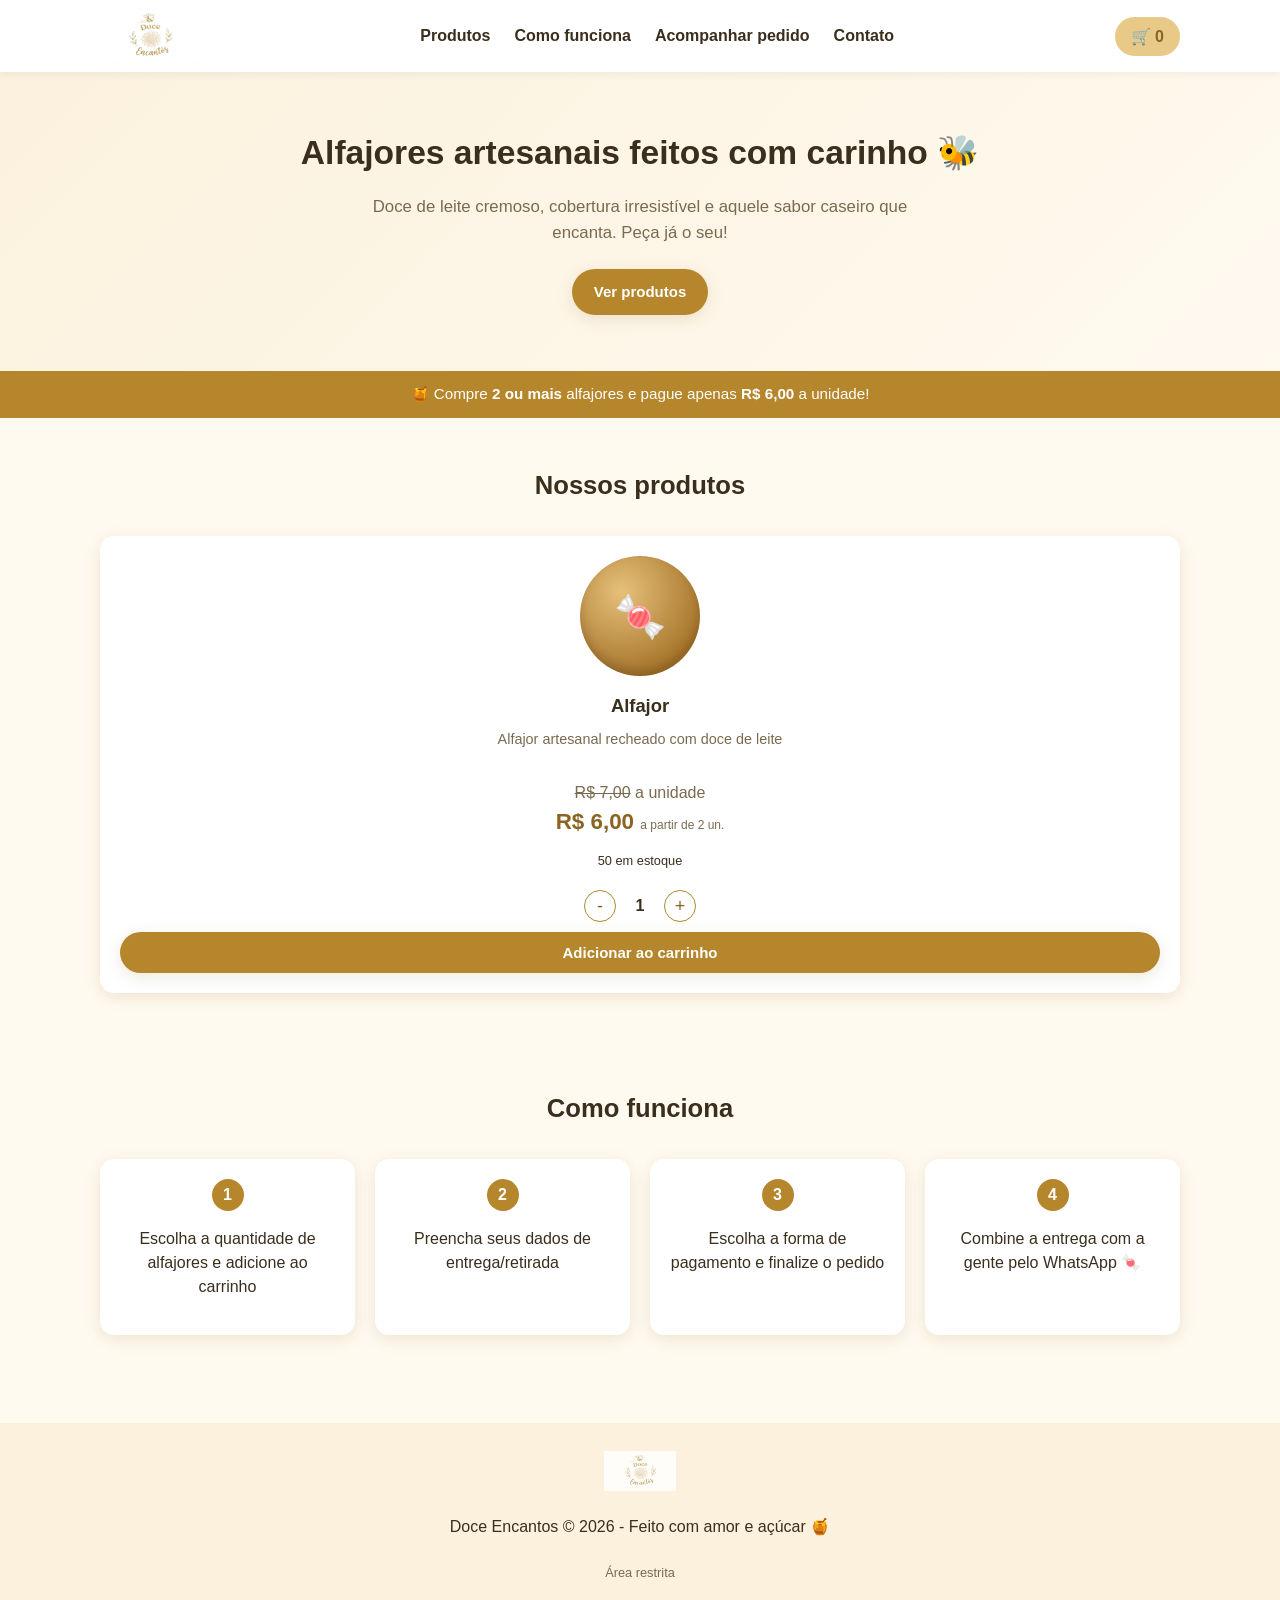
<file: index.html>
<!DOCTYPE html>
<html lang="pt-BR">
<head>
<meta charset="UTF-8" />
<meta name="viewport" content="width=device-width, initial-scale=1.0" />
<meta http-equiv="Cache-Control" content="no-cache, no-store, must-revalidate" />
<meta http-equiv="Pragma" content="no-cache" />
<meta http-equiv="Expires" content="0" />
<title>Doce Encantos - Alfajores Artesanais</title>
<link rel="icon" href="assets/logo.png" />
<link rel="stylesheet" href="css/style.css?v=20260905" />
</head>
<body>

  <!-- ===================== HEADER ===================== -->
  <header class="site-header">
    <div class="container header-inner">
      <div class="brand">
        <img src="assets/logo.png" alt="Doce Encantos" class="brand-logo" />
      </div>
      <nav class="header-nav">
        <a href="#produtos">Produtos</a>
        <a href="#como-funciona">Como funciona</a>
        <a href="pedido.html">Acompanhar pedido</a>
        <a href="#contato">Contato</a>
      </nav>
      <button class="cart-btn" id="openCartBtn" aria-label="Abrir carrinho">
        🛒 <span id="cartCount">0</span>
      </button>
    </div>
  </header>

  <!-- ===================== HERO ===================== -->
  <section class="hero">
    <div class="container hero-inner">
      <div class="hero-text">
        <h1>Alfajores artesanais feitos com carinho 🐝</h1>
        <p>Doce de leite cremoso, cobertura irresistível e aquele sabor caseiro que encanta. Peça já o seu!</p>
        <a href="#produtos" class="btn btn-primary">Ver produtos</a>
      </div>
    </div>
  </section>

  <!-- ===================== PROMO BAR ===================== -->
  <div class="promo-bar">
    🍯 Compre <strong>2 ou mais</strong> alfajores e pague apenas <strong>R$ 6,00</strong> a unidade!
  </div>

  <!-- ===================== PRODUTOS ===================== -->
  <main class="container">
    <section id="produtos" class="section">
      <h2 class="section-title">Nossos produtos</h2>
      <div class="product-grid" id="productGrid">
        <!-- produtos inseridos via JS -->
      </div>
    </section>

    <section id="como-funciona" class="section how-it-works">
      <h2 class="section-title">Como funciona</h2>
      <div class="steps">
        <div class="step">
          <div class="step-num">1</div>
          <p>Escolha a quantidade de alfajores e adicione ao carrinho</p>
        </div>
        <div class="step">
          <div class="step-num">2</div>
          <p>Preencha seus dados de entrega/retirada</p>
        </div>
        <div class="step">
          <div class="step-num">3</div>
          <p>Escolha a forma de pagamento e finalize o pedido</p>
        </div>
        <div class="step">
          <div class="step-num">4</div>
          <p>Combine a entrega com a gente pelo WhatsApp 🍬</p>
        </div>
      </div>
    </section>
  </main>

  <!-- ===================== CARRINHO (drawer) ===================== -->
  <div class="overlay" id="overlay"></div>
  <aside class="cart-drawer" id="cartDrawer">
    <div class="cart-header">
      <h3>Seu carrinho</h3>
      <button id="closeCartBtn" class="icon-btn">✕</button>
    </div>
    <div class="cart-items" id="cartItems">
      <p class="empty-msg" id="emptyCartMsg">Seu carrinho está vazio.</p>
    </div>
    <div class="cart-footer">
      <div class="cart-line">
        <span>Subtotal</span>
        <strong id="cartSubtotal">R$ 0,00</strong>
      </div>
      <div class="cart-line" id="deliveryLine" hidden>
        <span>Entrega</span>
        <strong id="cartDelivery">R$ 0,00</strong>
      </div>
      <div class="cart-line cart-total">
        <span>Total</span>
        <strong id="cartTotal">R$ 0,00</strong>
      </div>
      <button class="btn btn-primary btn-block" id="goToCheckoutBtn">Finalizar pedido</button>
    </div>
  </aside>

  <!-- ===================== CHECKOUT (modal) ===================== -->
  <div class="modal-overlay" id="checkoutOverlay">
    <div class="modal checkout-modal">
      <div class="modal-header">
        <h3>Finalizar pedido</h3>
        <button id="closeCheckoutBtn" class="icon-btn">✕</button>
      </div>

      <div class="modal-body">
        <!-- Etapa 1: dados do cliente -->
        <div class="checkout-step" id="stepCustomer">
          <h4>1. Seus dados</h4>
          <label>Nome completo
            <input type="text" id="custName" placeholder="Seu nome" required />
          </label>
          <label>WhatsApp / telefone
            <input type="tel" id="custPhone" placeholder="(00) 00000-0000" required />
          </label>
          <label>Forma de recebimento
            <select id="deliveryType">
              <option value="retirada">Retirar no local</option>
              <option value="entrega">Entrega (combinar endereço)</option>
            </select>
          </label>
          <label id="addressWrap">
            Endereço para entrega
            <input type="text" id="custAddress" placeholder="Rua, número, bairro" />
          </label>
          <label>Observações (opcional)
            <textarea id="custNotes" placeholder="Ex: sem açúcar, retirar após às 18h..."></textarea>
          </label>
        </div>

        <!-- Etapa 2: pagamento -->
        <div class="checkout-step" id="stepPayment">
          <h4>2. Pagamento</h4>
          <div class="payment-options">
            <label class="payment-option">
              <input type="radio" name="payment" value="Pix" checked />
              <span>Pix</span>
            </label>
            <label class="payment-option">
              <input type="radio" name="payment" value="Dinheiro" />
              <span>Dinheiro</span>
            </label>
            <label class="payment-option">
              <input type="radio" name="payment" value="Cartão" />
              <span>Cartão (na entrega/retirada)</span>
            </label>
          </div>
          <p class="pix-info" id="pixInfo" hidden></p>
        </div>

        <!-- Etapa 3: resumo -->
        <div class="checkout-step" id="stepSummary">
          <h4>3. Resumo do pedido</h4>
          <div id="summaryItems"></div>
          <div class="cart-line cart-total">
            <span>Total</span>
            <strong id="summaryTotal">R$ 0,00</strong>
          </div>
        </div>
      </div>

      <div class="modal-footer">
        <button class="btn btn-outline" id="backToCartBtn">Voltar ao carrinho</button>
        <button class="btn btn-primary" id="confirmOrderBtn">Confirmar pedido</button>
      </div>
    </div>
  </div>

  <!-- ===================== CONFIRMAÇÃO (modal) ===================== -->
  <div class="modal-overlay" id="successOverlay">
    <div class="modal success-modal">
      <div class="success-icon">🎉</div>
      <h3>Pedido realizado!</h3>
      <p>Seu pedido <strong id="successCode"></strong> foi registrado.</p>
      <p style="font-size:0.85rem;color:var(--muted);">Guarde este número: é com ele (e o telefone informado) que você acompanha a situação do seu pedido a qualquer momento.</p>
      <p id="successWhatsMsg">Abrimos o WhatsApp em outra aba com sua mensagem pronta — é só clicar em enviar por lá. Se não abrir automaticamente, use o botão abaixo.</p>
      <a href="#" target="_blank" class="btn btn-primary btn-block" id="whatsappBtn">Abrir WhatsApp</a>
      <a href="#" class="btn btn-outline btn-block" id="trackOrderLink">Acompanhar este pedido</a>
      <button class="btn btn-outline btn-block" id="closeSuccessBtn">Fechar</button>
    </div>
  </div>

  <!-- ===================== FOOTER ===================== -->
  <footer class="site-footer" id="contato">
    <div class="container footer-inner">
      <img src="assets/logo.png" alt="Doce Encantos" class="footer-logo" />
      <p>Doce Encantos &copy; <span id="year"></span> - Feito com amor e açúcar 🍯</p>
      <a href="admin/login.html" class="admin-link">Área restrita</a>
    </div>
  </footer>

  <script src="js/data.js?v=20260905"></script>
  <script src="js/store.js?v=20260905"></script>
</body>
</html>
</file>
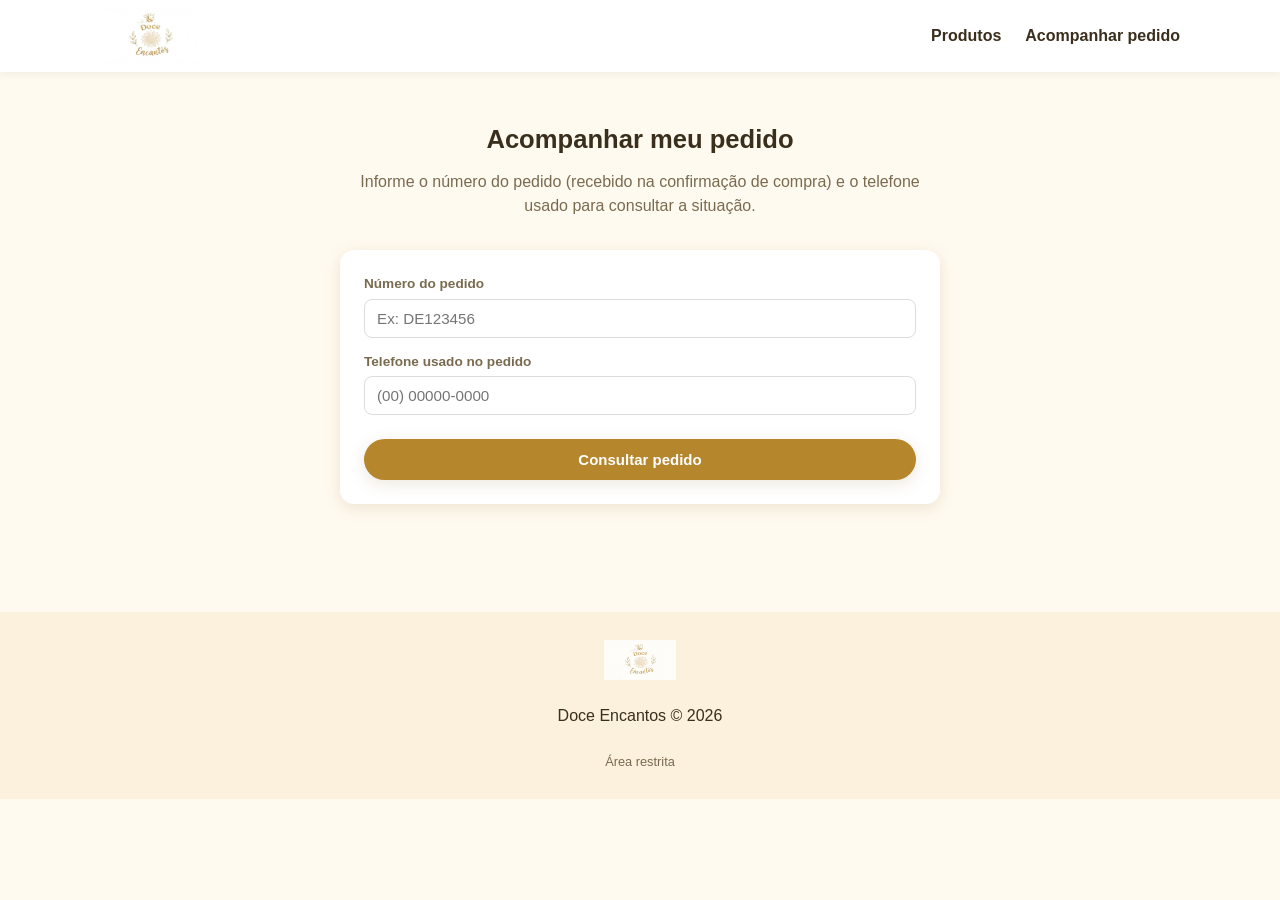
<file: pedido.html>
<!DOCTYPE html>
<html lang="pt-BR">
<head>
<meta charset="UTF-8" />
<meta name="viewport" content="width=device-width, initial-scale=1.0" />
<meta http-equiv="Cache-Control" content="no-cache, no-store, must-revalidate" />
<meta http-equiv="Pragma" content="no-cache" />
<meta http-equiv="Expires" content="0" />
<title>Acompanhar pedido - Doce Encantos</title>
<link rel="icon" href="assets/logo.png" />
<link rel="stylesheet" href="css/style.css?v=20260905" />
</head>
<body>

  <header class="site-header">
    <div class="container header-inner">
      <a href="index.html" class="brand">
        <img src="assets/logo.png" alt="Doce Encantos" class="brand-logo" />
      </a>
      <nav class="header-nav">
        <a href="index.html#produtos">Produtos</a>
        <a href="pedido.html"><strong>Acompanhar pedido</strong></a>
      </nav>
    </div>
  </header>

  <main class="container" style="max-width:640px;">
    <section class="section">
      <h2 class="section-title">Acompanhar meu pedido</h2>
      <p style="text-align:center;color:var(--muted);margin-top:-20px;margin-bottom:32px;">
        Informe o número do pedido (recebido na confirmação de compra) e o telefone usado para consultar a situação.
      </p>

      <div class="tracking-card">
        <form id="trackForm">
          <label>Número do pedido
            <input type="text" id="orderCode" placeholder="Ex: DE123456" required />
          </label>
          <label>Telefone usado no pedido
            <input type="tel" id="orderPhone" placeholder="(00) 00000-0000" required />
          </label>
          <button type="submit" class="btn btn-primary btn-block">Consultar pedido</button>
        </form>

        <p class="tracking-error" id="trackError" hidden>
          Não encontramos nenhum pedido com esses dados. Confira o número do pedido e o telefone informados na compra.
        </p>
      </div>

      <div class="tracking-result" id="trackResult" hidden>
        <div class="tracking-card">
          <div class="tracking-header">
            <div>
              <div style="font-size:0.85rem;color:var(--muted);">Pedido</div>
              <div style="font-size:1.3rem;font-weight:800;color:var(--gold-dark);" id="resultCode"></div>
            </div>
            <div id="resultCancelledBadge" hidden class="cancelled-badge">Cancelado</div>
          </div>

          <div class="timeline" id="timeline"></div>

          <hr style="border:none;border-top:1px solid #eee;margin:20px 0;" />

          <div id="resultItems"></div>
          <div class="cart-line cart-total" style="margin-top:10px;">
            <span>Total</span>
            <strong id="resultTotal"></strong>
          </div>

          <hr style="border:none;border-top:1px solid #eee;margin:20px 0;" />

          <p style="font-size:0.9rem;"><strong>Cliente:</strong> <span id="resultCustomer"></span></p>
          <p style="font-size:0.9rem;"><strong>Entrega:</strong> <span id="resultDelivery"></span></p>
          <p style="font-size:0.9rem;"><strong>Pagamento:</strong> <span id="resultPayment"></span></p>
          <p style="font-size:0.9rem;color:var(--muted);"><strong>Pedido feito em:</strong> <span id="resultDate"></span></p>
        </div>
      </div>
    </section>
  </main>

  <footer class="site-footer">
    <div class="container footer-inner">
      <img src="assets/logo.png" alt="Doce Encantos" class="footer-logo" />
      <p>Doce Encantos &copy; <span id="year"></span></p>
      <a href="admin/login.html" class="admin-link">Área restrita</a>
    </div>
  </footer>

  <script src="js/data.js?v=20260905"></script>
  <script>
    document.getElementById("year").textContent = new Date().getFullYear();
    var fmt = DE.util.formatBRL;

    var STEPS = [
      { status: "Pendente", label: "Pedido recebido" },
      { status: "Pago", label: "Pagamento confirmado" },
      { status: "Entregue", label: "Entregue" },
    ];

    function renderTimeline(order) {
      var wrap = document.getElementById("timeline");
      var cancelledBadge = document.getElementById("resultCancelledBadge");

      if (order.status === "Cancelado") {
        cancelledBadge.hidden = false;
        wrap.innerHTML = '<p style="color:var(--danger);font-weight:600;">Este pedido foi cancelado. Se você não fez esse cancelamento, entre em contato com a loja.</p>';
        return;
      }
      cancelledBadge.hidden = true;

      var currentIndex = STEPS.findIndex(function (s) { return s.status === order.status; });
      wrap.innerHTML = STEPS.map(function (s, i) {
        var stateClass = i < currentIndex ? "done" : i === currentIndex ? "current" : "pending";
        var historyEntry = (order.statusHistory || []).find(function (h) { return h.status === s.status; });
        return (
          '<div class="timeline-step ' + stateClass + '">' +
            '<div class="timeline-dot">' + (i < currentIndex ? "&#10003;" : i + 1) + "</div>" +
            '<div class="timeline-label">' + s.label +
              (historyEntry ? '<div class="timeline-date">' + DE.util.formatDate(historyEntry.at) + "</div>" : "") +
            "</div>" +
          "</div>"
        );
      }).join('<div class="timeline-connector"></div>');
    }

    function renderResult(order) {
      document.getElementById("resultCode").textContent = "#" + order.code;
      renderTimeline(order);

      document.getElementById("resultItems").innerHTML = order.items.map(function (i) {
        return '<div class="summary-row"><span>' + i.qty + "x " + i.name + '</span><span>' + fmt(i.subtotal) + "</span></div>";
      }).join("");
      document.getElementById("resultTotal").textContent = fmt(order.total);
      document.getElementById("resultCustomer").textContent = order.customer.name + " (" + order.customer.phone + ")";
      document.getElementById("resultDelivery").textContent = order.customer.deliveryType === "entrega"
        ? "Entrega - " + order.customer.address
        : "Retirada no local";
      document.getElementById("resultPayment").textContent = order.payment;
      document.getElementById("resultDate").textContent = DE.util.formatDate(order.createdAt);

      document.getElementById("trackResult").hidden = false;
      document.getElementById("trackError").hidden = true;
    }

    function doSearch(code, phone) {
      var order = DE.Orders.findByCode(code, phone);
      if (order) {
        renderResult(order);
      } else {
        document.getElementById("trackResult").hidden = true;
        document.getElementById("trackError").hidden = false;
      }
    }

    document.getElementById("trackForm").addEventListener("submit", function (e) {
      e.preventDefault();
      doSearch(document.getElementById("orderCode").value, document.getElementById("orderPhone").value);
    });

    // Pré-preenche o código se vier de um link (?codigo=DE123456)
    var params = new URLSearchParams(window.location.search);
    if (params.get("codigo")) {
      document.getElementById("orderCode").value = params.get("codigo");
    }
  </script>
</body>
</html>
</file>
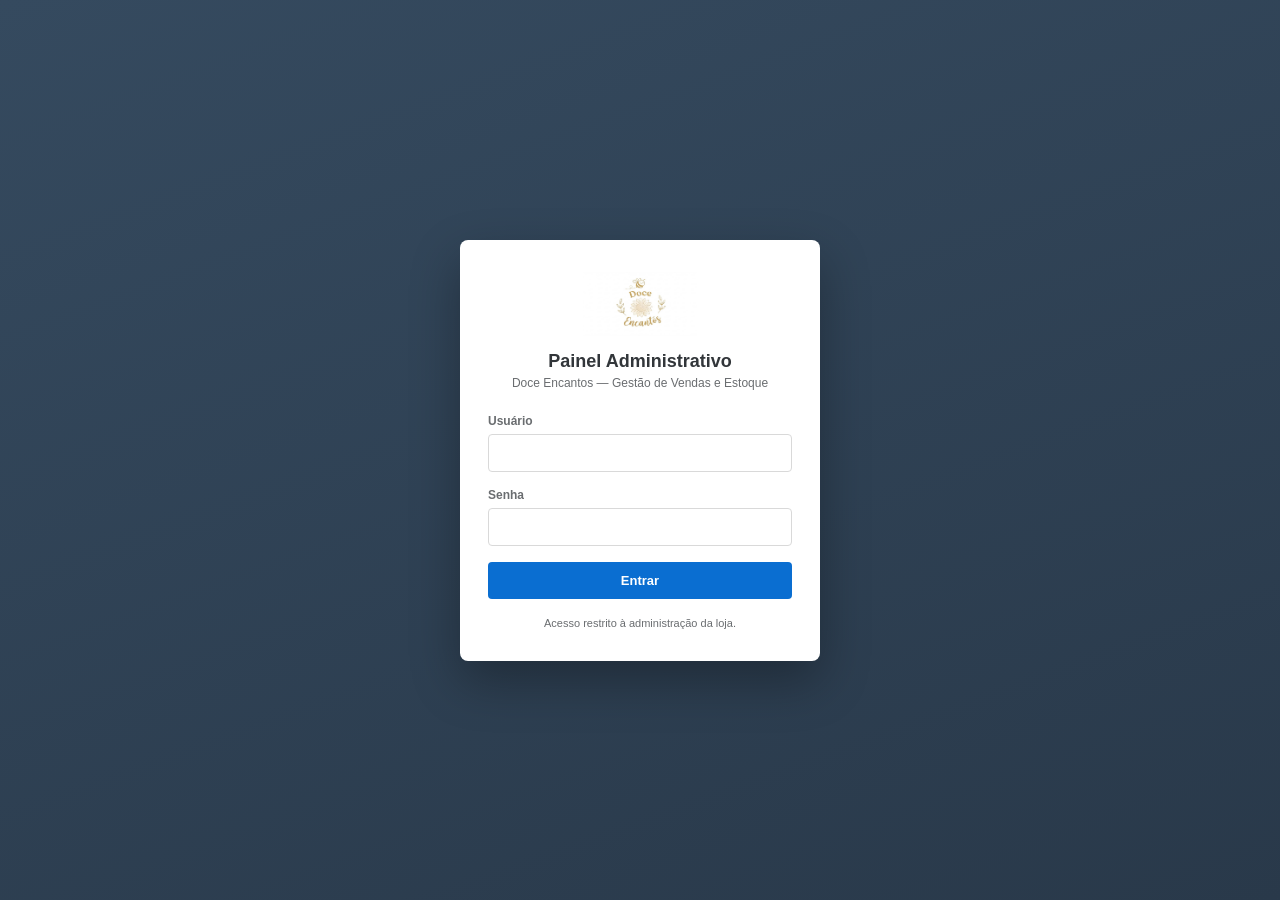
<file: admin/caixa.html>
<!DOCTYPE html>
<html lang="pt-BR">
<head>
<meta charset="UTF-8" />
<meta name="viewport" content="width=device-width, initial-scale=1.0" />
<meta http-equiv="Cache-Control" content="no-cache, no-store, must-revalidate" />
<meta http-equiv="Pragma" content="no-cache" />
<meta http-equiv="Expires" content="0" />
<title>Caixa - Painel Doce Encantos</title>
<link rel="icon" href="../assets/logo.png" />
<link rel="stylesheet" href="css/admin.css?v=20260905" />
</head>
<body>

  <header class="shell-bar">
    <div class="shell-left">
      <img src="../assets/logo.png" class="shell-logo" alt="logo" />
      <span class="shell-title">Doce Encantos | Painel Administrativo</span>
    </div>
    <div class="shell-right">
      <div class="shell-user"><div class="shell-avatar">LA</div><span>lalbuquerque</span></div>
      <button class="logout-btn" id="logoutBtn">Sair</button>
    </div>
  </header>

  <div class="app-layout">
    <nav class="side-nav">
      <a href="dashboard.html"><span class="nav-icon">🏠</span> Dashboard</a>
      <a href="vendas.html"><span class="nav-icon">🧾</span> Vendas</a>
      <a href="venda-manual.html"><span class="nav-icon">🧺</span> Venda manual</a>
      <a href="estoque.html"><span class="nav-icon">📦</span> Estoque</a>
      <a href="caixa.html" class="active"><span class="nav-icon">💰</span> Caixa</a>
      <a href="configuracoes.html"><span class="nav-icon">⚙️</span> Configurações</a>
      <a href="../index.html" target="_blank"><span class="nav-icon">🌐</span> Ver loja</a>
    </nav>

    <main class="main-content">
      <div class="breadcrumb">Início &rsaquo; Caixa</div>
      <div class="page-header">
        <h1 class="page-title">Controle de caixa</h1>
        <button class="btn btn-primary" id="newEntryBtn">+ Novo lançamento</button>
      </div>

      <div class="tile-grid">
        <div class="tile"><div class="tile-label">Saldo atual</div><div class="tile-value" id="saldoTile">R$ 0,00</div><div class="tile-sub">saldo de abertura + movimentações</div></div>
        <div class="tile tile-success"><div class="tile-label">Total de entradas</div><div class="tile-value" id="entradasTile">R$ 0,00</div></div>
        <div class="tile tile-danger"><div class="tile-label">Total de saídas</div><div class="tile-value" id="saidasTile">R$ 0,00</div></div>
      </div>

      <div class="card">
        <div class="card-header">Movimentações</div>
        <div class="card-body" style="padding:0;">
          <table class="data-table" id="caixaTable">
            <thead>
              <tr><th>Data</th><th>Descrição</th><th>Tipo</th><th>Valor</th><th>Origem</th><th>Ações</th></tr>
            </thead>
            <tbody></tbody>
          </table>
        </div>
      </div>
    </main>
  </div>

  <!-- Modal novo lançamento -->
  <div id="entryModalOverlay" style="position:fixed;inset:0;background:rgba(0,0,0,.4);display:none;align-items:center;justify-content:center;z-index:100;">
    <div class="card" style="width:420px;max-width:92vw;margin:0;">
      <div class="card-header">
        <span>Novo lançamento de caixa</span>
        <button class="btn btn-secondary btn-sm" id="closeEntryModal">✕</button>
      </div>
      <div class="card-body">
        <div class="form-group" style="margin-bottom:14px;">
          <label>Tipo</label>
          <select id="entryType">
            <option value="entrada">Entrada</option>
            <option value="saida">Saída</option>
          </select>
        </div>
        <div class="form-group" style="margin-bottom:14px;">
          <label>Descrição</label>
          <input type="text" id="entryDesc" placeholder="Ex: Compra de ingredientes" />
        </div>
        <div class="form-group">
          <label>Valor (R$)</label>
          <input type="number" step="0.01" min="0" id="entryValue" />
        </div>
      </div>
      <div class="card-header" style="border-top:1px solid var(--border);border-bottom:none;justify-content:flex-end;gap:10px;">
        <button class="btn btn-secondary" id="cancelEntryBtn">Cancelar</button>
        <button class="btn btn-primary" id="saveEntryBtn">Salvar</button>
      </div>
    </div>
  </div>

  <script src="../js/data.js?v=20260905"></script>
  <script src="js/admin.js?v=20260905"></script>
  <script>
    ADMIN.guard();
    ADMIN.wireShell();
    var fmt = DE.util.formatBRL;
    var overlay = document.getElementById("entryModalOverlay");

    document.getElementById("newEntryBtn").addEventListener("click", function () {
      document.getElementById("entryType").value = "entrada";
      document.getElementById("entryDesc").value = "";
      document.getElementById("entryValue").value = "";
      overlay.style.display = "flex";
    });
    document.getElementById("closeEntryModal").addEventListener("click", function () { overlay.style.display = "none"; });
    document.getElementById("cancelEntryBtn").addEventListener("click", function () { overlay.style.display = "none"; });

    document.getElementById("saveEntryBtn").addEventListener("click", function () {
      var desc = document.getElementById("entryDesc").value.trim();
      var value = parseFloat(document.getElementById("entryValue").value);
      if (!desc || !value || value <= 0) {
        alert("Preencha a descrição e um valor válido.");
        return;
      }
      DE.Caixa.addEntry({
        type: document.getElementById("entryType").value,
        description: desc,
        value: value,
        auto: false,
      });
      overlay.style.display = "none";
      render();
    });

    function render() {
      document.getElementById("saldoTile").textContent = fmt(DE.Caixa.saldo());
      document.getElementById("entradasTile").textContent = fmt(DE.Caixa.totalEntradas());
      document.getElementById("saidasTile").textContent = fmt(DE.Caixa.totalSaidas());

      var entries = DE.Caixa.all();
      var tbody = document.querySelector("#caixaTable tbody");
      if (entries.length === 0) {
        tbody.innerHTML = '<tr><td colspan="6" class="empty-state">Nenhuma movimentação registrada.</td></tr>';
        return;
      }
      tbody.innerHTML = entries.map(function (e) {
        return "<tr>" +
          "<td>" + DE.util.formatDate(e.date) + "</td>" +
          "<td>" + e.description + "</td>" +
          "<td>" + (e.type === "entrada" ? '<span class="badge badge-success">Entrada</span>' : '<span class="badge badge-danger">Saída</span>') + "</td>" +
          "<td>" + fmt(e.value) + "</td>" +
          "<td>" + (e.auto ? "Venda automática" : "Manual") + "</td>" +
          "<td>" + (!e.auto ? '<button class="btn btn-danger btn-sm" data-id="' + e.id + '">Excluir</button>' : "-") + "</td>" +
        "</tr>";
      }).join("");
    }

    document.querySelector("#caixaTable tbody").addEventListener("click", function (e) {
      var btn = e.target.closest("button[data-id]");
      if (!btn) return;
      if (confirm("Excluir este lançamento?")) {
        DE.Caixa.remove(btn.getAttribute("data-id"));
        render();
      }
    });

    render();
  </script>
</body>
</html>
</file>
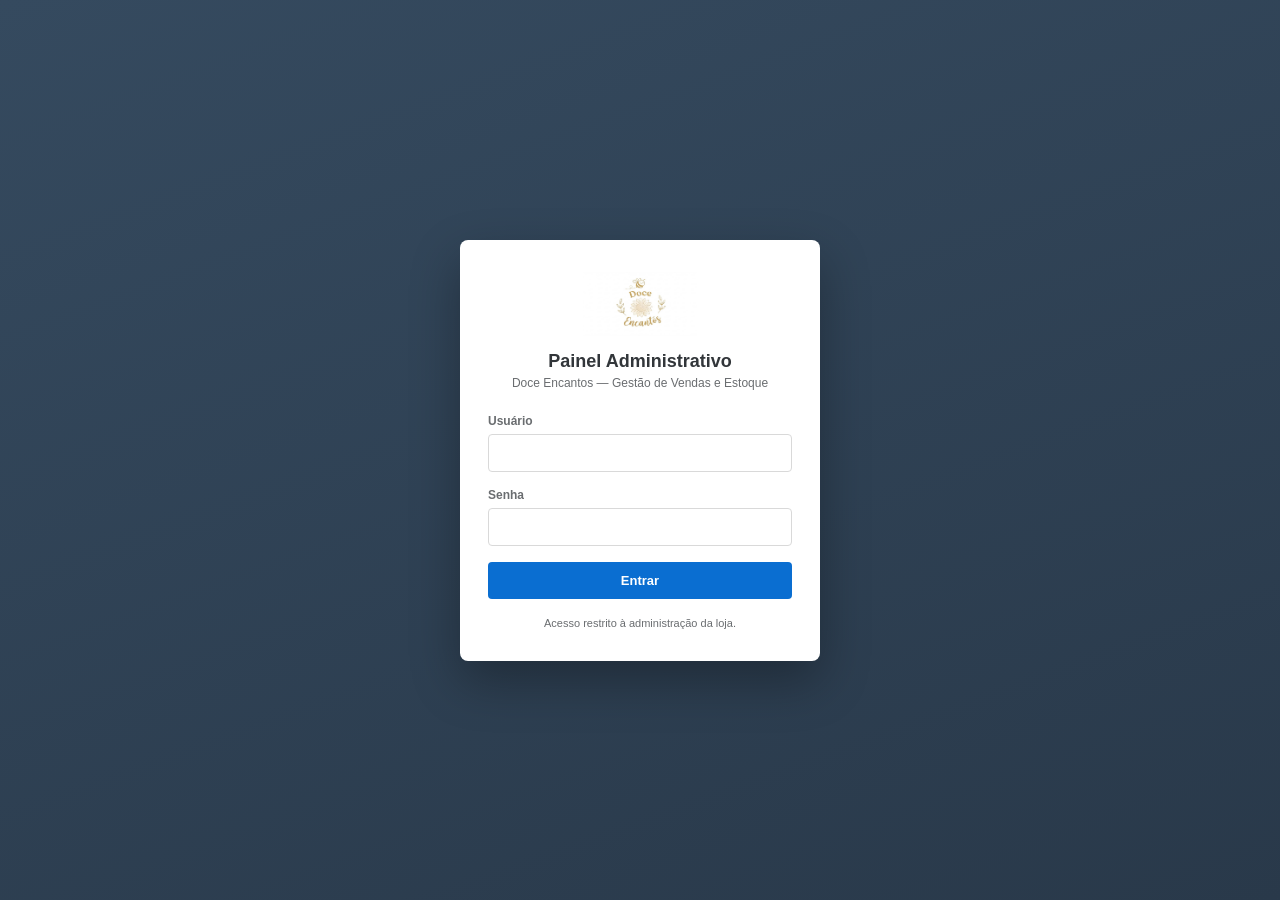
<file: admin/configuracoes.html>
<!DOCTYPE html>
<html lang="pt-BR">
<head>
<meta charset="UTF-8" />
<meta name="viewport" content="width=device-width, initial-scale=1.0" />
<meta http-equiv="Cache-Control" content="no-cache, no-store, must-revalidate" />
<meta http-equiv="Pragma" content="no-cache" />
<meta http-equiv="Expires" content="0" />
<title>Configurações - Painel Doce Encantos</title>
<link rel="icon" href="../assets/logo.png" />
<link rel="stylesheet" href="css/admin.css?v=20260905" />
</head>
<body>

  <header class="shell-bar">
    <div class="shell-left">
      <img src="../assets/logo.png" class="shell-logo" alt="logo" />
      <span class="shell-title">Doce Encantos | Painel Administrativo</span>
    </div>
    <div class="shell-right">
      <div class="shell-user"><div class="shell-avatar">LA</div><span>lalbuquerque</span></div>
      <button class="logout-btn" id="logoutBtn">Sair</button>
    </div>
  </header>

  <div class="app-layout">
    <nav class="side-nav">
      <a href="dashboard.html"><span class="nav-icon">🏠</span> Dashboard</a>
      <a href="vendas.html"><span class="nav-icon">🧾</span> Vendas</a>
      <a href="venda-manual.html"><span class="nav-icon">🧺</span> Venda manual</a>
      <a href="estoque.html"><span class="nav-icon">📦</span> Estoque</a>
      <a href="caixa.html"><span class="nav-icon">💰</span> Caixa</a>
      <a href="configuracoes.html" class="active"><span class="nav-icon">⚙️</span> Configurações</a>
      <a href="../index.html" target="_blank"><span class="nav-icon">🌐</span> Ver loja</a>
    </nav>

    <main class="main-content">
      <div class="breadcrumb">Início &rsaquo; Configurações</div>
      <div class="page-header">
        <h1 class="page-title">Configurações da loja</h1>
      </div>

      <div class="card">
        <div class="card-header">Dados gerais</div>
        <div class="card-body">
          <div class="form-row">
            <div class="form-group">
              <label>Nome da loja</label>
              <input type="text" id="storeName" />
            </div>
            <div class="form-group">
              <label>WhatsApp para receber pedidos (com DDD e DDI, ex: 5583999999999)</label>
              <input type="text" id="whatsapp" placeholder="5583999999999" />
            </div>
          </div>
          <div class="form-row">
            <div class="form-group">
              <label>Chave Pix</label>
              <input type="text" id="pixKey" placeholder="e-mail, telefone, CPF/CNPJ ou chave aleatória" />
            </div>
            <div class="form-group">
              <label>Taxa de entrega (R$)</label>
              <input type="number" step="0.01" min="0" id="deliveryFee" />
            </div>
          </div>
          <div class="form-group" style="margin-bottom:14px;">
            <label>Saldo de abertura do caixa (R$)</label>
            <input type="number" step="0.01" id="openingBalance" style="max-width:220px;" />
          </div>
          <button class="btn btn-primary" id="saveSettingsBtn">Salvar configurações</button>
          <span id="savedMsg" style="display:none;color:var(--success);margin-left:12px;font-weight:600;">✓ Configurações salvas!</span>
        </div>
      </div>

      <div class="card">
        <div class="card-header">Sobre o painel</div>
        <div class="card-body" style="font-size:13px;color:var(--muted);line-height:1.7;">
          Este painel administrativo e a loja funcionam de forma 100% local no navegador
          (os dados ficam salvos no armazenamento do navegador deste computador/celular).
          Sempre acesse pelo mesmo dispositivo/navegador usado para configurar a loja.
        </div>
      </div>
    </main>
  </div>

  <script src="../js/data.js?v=20260905"></script>
  <script src="js/admin.js?v=20260905"></script>
  <script>
    ADMIN.guard();
    ADMIN.wireShell();

    function load() {
      var s = DE.Settings.get();
      document.getElementById("storeName").value = s.storeName || "";
      document.getElementById("whatsapp").value = s.whatsapp || "";
      document.getElementById("pixKey").value = s.pixKey || "";
      document.getElementById("deliveryFee").value = s.deliveryFee || 0;
      document.getElementById("openingBalance").value = s.openingBalance || 0;
    }

    document.getElementById("saveSettingsBtn").addEventListener("click", function () {
      DE.Settings.save({
        storeName: document.getElementById("storeName").value.trim() || "Doce Encantos",
        whatsapp: document.getElementById("whatsapp").value.trim(),
        pixKey: document.getElementById("pixKey").value.trim(),
        deliveryFee: parseFloat(document.getElementById("deliveryFee").value) || 0,
        openingBalance: parseFloat(document.getElementById("openingBalance").value) || 0,
      });
      var msg = document.getElementById("savedMsg");
      msg.style.display = "inline";
      setTimeout(function () { msg.style.display = "none"; }, 2500);
    });

    load();
  </script>
</body>
</html>
</file>
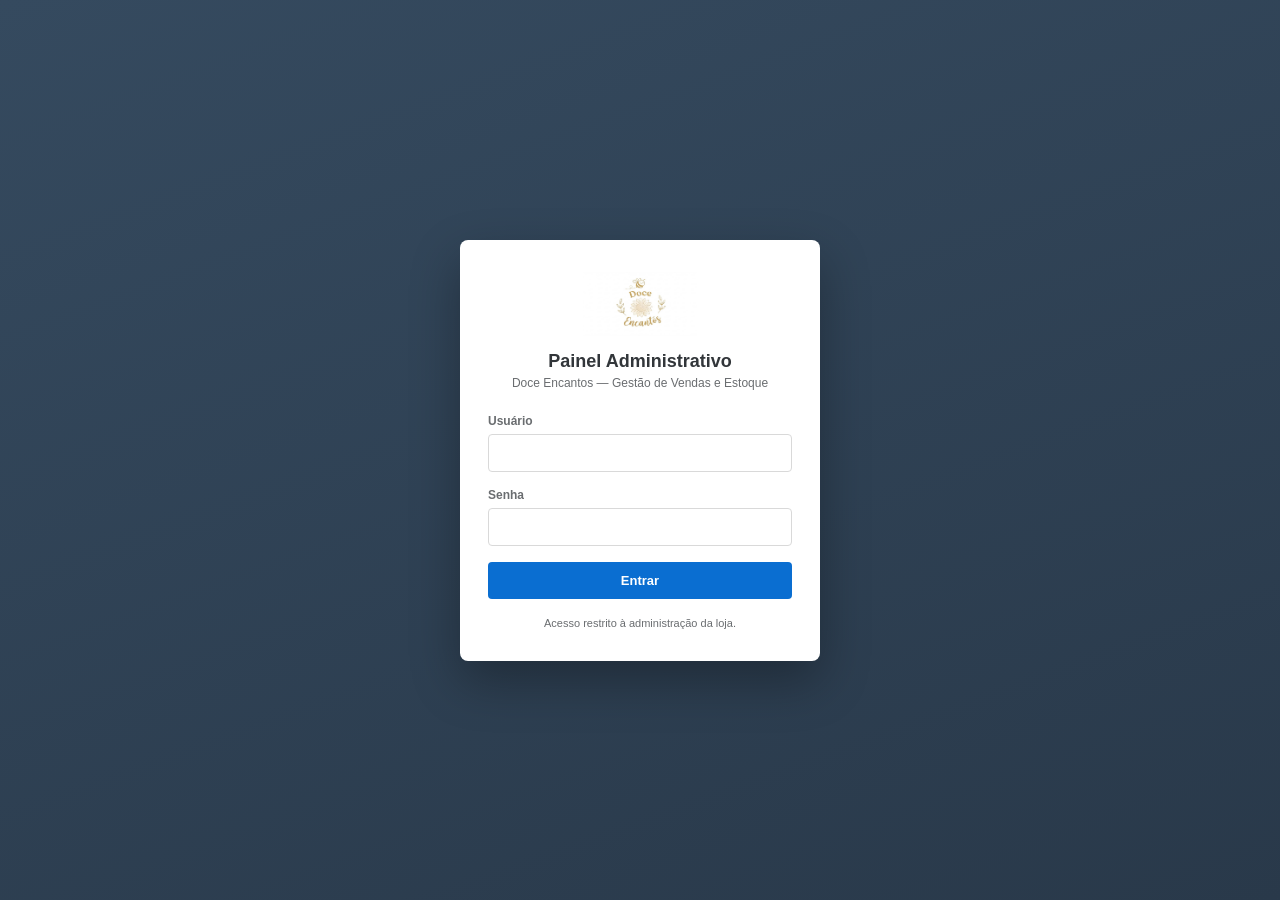
<file: admin/dashboard.html>
<!DOCTYPE html>
<html lang="pt-BR">
<head>
<meta charset="UTF-8" />
<meta name="viewport" content="width=device-width, initial-scale=1.0" />
<meta http-equiv="Cache-Control" content="no-cache, no-store, must-revalidate" />
<meta http-equiv="Pragma" content="no-cache" />
<meta http-equiv="Expires" content="0" />
<title>Dashboard - Painel Doce Encantos</title>
<link rel="icon" href="../assets/logo.png" />
<link rel="stylesheet" href="css/admin.css?v=20260905" />
</head>
<body>

  <header class="shell-bar">
    <div class="shell-left">
      <img src="../assets/logo.png" class="shell-logo" alt="logo" />
      <span class="shell-title">Doce Encantos | Painel Administrativo</span>
    </div>
    <div class="shell-right">
      <div class="shell-user"><div class="shell-avatar">LA</div><span>lalbuquerque</span></div>
      <button class="logout-btn" id="logoutBtn">Sair</button>
    </div>
  </header>

  <div class="app-layout">
    <nav class="side-nav">
      <a href="dashboard.html" class="active"><span class="nav-icon">🏠</span> Dashboard</a>
      <a href="vendas.html"><span class="nav-icon">🧾</span> Vendas</a>
      <a href="venda-manual.html"><span class="nav-icon">🧺</span> Venda manual</a>
      <a href="estoque.html"><span class="nav-icon">📦</span> Estoque</a>
      <a href="caixa.html"><span class="nav-icon">💰</span> Caixa</a>
      <a href="configuracoes.html"><span class="nav-icon">⚙️</span> Configurações</a>
      <a href="../index.html" target="_blank"><span class="nav-icon">🌐</span> Ver loja</a>
    </nav>

    <main class="main-content">
      <div class="breadcrumb">Início &rsaquo; Dashboard</div>
      <div class="page-header">
        <h1 class="page-title">Visão geral</h1>
      </div>

      <div class="tile-grid" id="tileGrid"></div>

      <div class="card">
        <div class="card-header">Vendas nos últimos 7 dias (pedidos pagos)</div>
        <div class="card-body">
          <div class="bar-chart" id="salesChart"></div>
        </div>
      </div>

      <div class="card">
        <div class="card-header">
          Pedidos recentes
          <a href="vendas.html" class="btn btn-secondary btn-sm">Ver todos</a>
        </div>
        <div class="card-body" style="padding:0;">
          <table class="data-table" id="recentOrdersTable">
            <thead>
              <tr><th>Pedido</th><th>Cliente</th><th>Data</th><th>Itens</th><th>Total</th><th>Status</th></tr>
            </thead>
            <tbody></tbody>
          </table>
        </div>
      </div>

      <div class="card" id="lowStockCard" hidden>
        <div class="card-header">⚠️ Produtos com estoque baixo</div>
        <div class="card-body" style="padding:0;">
          <table class="data-table" id="lowStockTable">
            <thead><tr><th>Produto</th><th>Estoque atual</th><th>Alerta mínimo</th></tr></thead>
            <tbody></tbody>
          </table>
        </div>
      </div>
    </main>
  </div>

  <script src="../js/data.js?v=20260905"></script>
  <script src="js/admin.js?v=20260905"></script>
  <script>
    ADMIN.guard();
    ADMIN.wireShell();

    var fmt = DE.util.formatBRL;

    function render() {
      var orders = DE.Orders.all();
      var today = DE.Orders.todaysOrders();
      var todayPaid = today.filter(function (o) { return o.status === "Pago"; });
      var todayTotal = todayPaid.reduce(function (a, o) { return a + o.total; }, 0);
      var pendentes = orders.filter(function (o) { return o.status === "Pendente"; });
      var saldoCaixa = DE.Caixa.saldo();
      var lowStock = DE.Products.lowStock();

      var tiles = [
        { label: "Vendas hoje (pagas)", value: fmt(todayTotal), sub: todayPaid.length + " pedido(s)", cls: "tile-success" },
        { label: "Pedidos pendentes", value: pendentes.length, sub: "aguardando confirmação", cls: "tile-warning" },
        { label: "Saldo em caixa", value: fmt(saldoCaixa), sub: "atualizado agora", cls: "" },
        { label: "Total de pedidos", value: orders.length, sub: "desde o início", cls: "" },
        { label: "Produtos com estoque baixo", value: lowStock.length, sub: lowStock.length ? "verificar estoque" : "tudo certo", cls: lowStock.length ? "tile-danger" : "tile-success" },
      ];

      document.getElementById("tileGrid").innerHTML = tiles.map(function (t) {
        return '<div class="tile ' + t.cls + '"><div class="tile-label">' + t.label + '</div><div class="tile-value">' + t.value + '</div><div class="tile-sub">' + t.sub + '</div></div>';
      }).join("");

      // Gráfico últimos 7 dias
      var days = ADMIN.last7Days();
      var chartData = days.map(function (d) {
        var total = orders.filter(function (o) { return o.status === "Pago" && ADMIN.sameDay(o.createdAt, d); })
          .reduce(function (a, o) { return a + o.total; }, 0);
        return { label: d.toLocaleDateString("pt-BR", { day: "2-digit", month: "2-digit" }), value: total };
      });
      document.getElementById("salesChart").innerHTML = ADMIN.buildBarChart(chartData);

      // Pedidos recentes
      var recent = orders.slice(0, 8);
      var tbody = document.querySelector("#recentOrdersTable tbody");
      if (recent.length === 0) {
        tbody.innerHTML = '<tr><td colspan="6" class="empty-state">Nenhum pedido ainda.</td></tr>';
      } else {
        tbody.innerHTML = recent.map(function (o) {
          return "<tr><td>#" + o.code + "</td><td>" + o.customer.name + "</td><td>" + DE.util.formatDate(o.createdAt) +
            "</td><td>" + o.items.reduce(function (a, i) { return a + i.qty; }, 0) + " un.</td><td>" + fmt(o.total) +
            "</td><td>" + ADMIN.statusBadge(o.status) + "</td></tr>";
        }).join("");
      }

      // Estoque baixo
      if (lowStock.length > 0) {
        document.getElementById("lowStockCard").hidden = false;
        document.querySelector("#lowStockTable tbody").innerHTML = lowStock.map(function (p) {
          return "<tr><td>" + p.name + "</td><td>" + p.stock + "</td><td>" + p.minStockAlert + "</td></tr>";
        }).join("");
      }
    }

    render();
  </script>
</body>
</html>
</file>
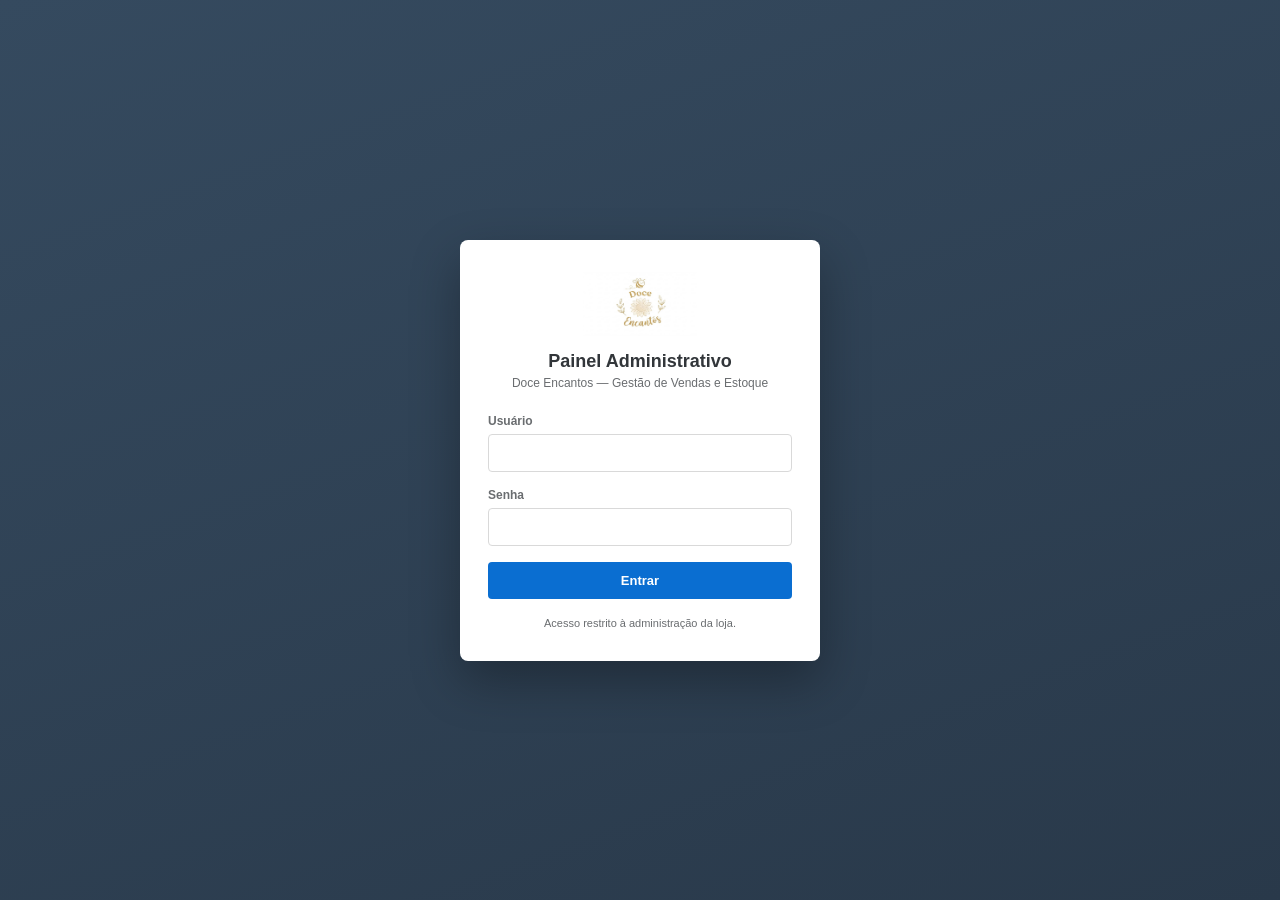
<file: admin/estoque.html>
<!DOCTYPE html>
<html lang="pt-BR">
<head>
<meta charset="UTF-8" />
<meta name="viewport" content="width=device-width, initial-scale=1.0" />
<meta http-equiv="Cache-Control" content="no-cache, no-store, must-revalidate" />
<meta http-equiv="Pragma" content="no-cache" />
<meta http-equiv="Expires" content="0" />
<title>Estoque - Painel Doce Encantos</title>
<link rel="icon" href="../assets/logo.png" />
<link rel="stylesheet" href="css/admin.css?v=20260905" />
</head>
<body>

  <header class="shell-bar">
    <div class="shell-left">
      <img src="../assets/logo.png" class="shell-logo" alt="logo" />
      <span class="shell-title">Doce Encantos | Painel Administrativo</span>
    </div>
    <div class="shell-right">
      <div class="shell-user"><div class="shell-avatar">LA</div><span>lalbuquerque</span></div>
      <button class="logout-btn" id="logoutBtn">Sair</button>
    </div>
  </header>

  <div class="app-layout">
    <nav class="side-nav">
      <a href="dashboard.html"><span class="nav-icon">🏠</span> Dashboard</a>
      <a href="vendas.html"><span class="nav-icon">🧾</span> Vendas</a>
      <a href="venda-manual.html"><span class="nav-icon">🧺</span> Venda manual</a>
      <a href="estoque.html" class="active"><span class="nav-icon">📦</span> Estoque</a>
      <a href="caixa.html"><span class="nav-icon">💰</span> Caixa</a>
      <a href="configuracoes.html"><span class="nav-icon">⚙️</span> Configurações</a>
      <a href="../index.html" target="_blank"><span class="nav-icon">🌐</span> Ver loja</a>
    </nav>

    <main class="main-content">
      <div class="breadcrumb">Início &rsaquo; Estoque</div>
      <div class="page-header">
        <h1 class="page-title">Controle de estoque e produtos</h1>
        <button class="btn btn-primary" id="newProductBtn">+ Novo produto</button>
      </div>

      <div class="card">
        <div class="card-header">Produtos cadastrados</div>
        <div class="card-body" style="padding:0;">
          <table class="data-table" id="productsTable">
            <thead>
              <tr>
                <th>Produto</th>
                <th>Preço unidade</th>
                <th>Preço promocional</th>
                <th>A partir de</th>
                <th>Estoque</th>
                <th>Alerta mínimo</th>
                <th>Status</th>
                <th>Ações</th>
              </tr>
            </thead>
            <tbody></tbody>
          </table>
        </div>
      </div>
    </main>
  </div>

  <!-- Modal produto -->
  <div class="modal-overlay" id="productModalOverlay" style="position:fixed;inset:0;background:rgba(0,0,0,.4);display:none;align-items:center;justify-content:center;z-index:100;">
    <div class="card" style="width:460px;max-width:92vw;margin:0;">
      <div class="card-header">
        <span id="modalTitle">Novo produto</span>
        <button class="btn btn-secondary btn-sm" id="closeProductModal">✕</button>
      </div>
      <div class="card-body">
        <input type="hidden" id="productId" />
        <div class="form-group" style="margin-bottom:14px;">
          <label>Nome do produto</label>
          <input type="text" id="prodName" placeholder="Ex: Alfajor" />
        </div>
        <div class="form-group" style="margin-bottom:14px;">
          <label>Descrição</label>
          <input type="text" id="prodDesc" placeholder="Ex: Alfajor artesanal com doce de leite" />
        </div>
        <div class="form-group" style="margin-bottom:14px;">
          <label>Foto do produto</label>
          <input type="file" id="prodImageFile" accept="image/*" />
          <div style="margin-top:8px;display:flex;align-items:center;gap:10px;">
            <img id="prodImagePreview" src="" alt="Prévia da foto" style="width:64px;height:64px;border-radius:8px;object-fit:cover;border:1px solid var(--border);display:none;" />
            <button type="button" class="btn btn-secondary btn-sm" id="removeImageBtn" style="display:none;">Remover foto</button>
          </div>
          <div style="font-size:11px;color:var(--muted);margin-top:6px;">A imagem é redimensionada automaticamente. Sem foto, o produto usa um ícone padrão na loja.</div>
        </div>
        <div class="form-row">
          <div class="form-group">
            <label>Preço unidade (R$)</label>
            <input type="number" step="0.01" min="0" id="prodPrice" />
          </div>
          <div class="form-group">
            <label>Preço promocional (R$)</label>
            <input type="number" step="0.01" min="0" id="prodPromoPrice" />
          </div>
        </div>
        <div class="form-row">
          <div class="form-group">
            <label>Promoção a partir de (qtd.)</label>
            <input type="number" min="1" id="prodPromoQty" />
          </div>
          <div class="form-group">
            <label>Estoque atual</label>
            <input type="number" min="0" id="prodStock" />
          </div>
        </div>
        <div class="form-row">
          <div class="form-group">
            <label>Alerta de estoque mínimo</label>
            <input type="number" min="0" id="prodMinAlert" />
          </div>
          <div class="form-group">
            <label>Status</label>
            <select id="prodActive">
              <option value="true">Ativo (visível na loja)</option>
              <option value="false">Inativo (oculto)</option>
            </select>
          </div>
        </div>
      </div>
      <div class="card-header" style="border-top:1px solid var(--border);border-bottom:none;justify-content:flex-end;gap:10px;">
        <button class="btn btn-secondary" id="cancelProductBtn">Cancelar</button>
        <button class="btn btn-primary" id="saveProductBtn">Salvar</button>
      </div>
    </div>
  </div>

  <script src="../js/data.js?v=20260905"></script>
  <script src="js/admin.js?v=20260905"></script>
  <script>
    ADMIN.guard();
    ADMIN.wireShell();
    var fmt = DE.util.formatBRL;

    var overlay = document.getElementById("productModalOverlay");
    var currentProductImage = null;

    function updateImagePreview() {
      var img = document.getElementById("prodImagePreview");
      var removeBtn = document.getElementById("removeImageBtn");
      if (currentProductImage) {
        img.src = currentProductImage;
        img.style.display = "inline-block";
        removeBtn.style.display = "inline-block";
      } else {
        img.src = "";
        img.style.display = "none";
        removeBtn.style.display = "none";
      }
    }

    document.getElementById("prodImageFile").addEventListener("change", function (e) {
      var file = e.target.files[0];
      if (!file) return;
      ADMIN.compressImage(file, 600, 0.72).then(function (dataUrl) {
        currentProductImage = dataUrl;
        updateImagePreview();
      }).catch(function () {
        alert("Não foi possível carregar essa imagem. Tente outro arquivo.");
      });
    });

    document.getElementById("removeImageBtn").addEventListener("click", function () {
      currentProductImage = null;
      document.getElementById("prodImageFile").value = "";
      updateImagePreview();
    });

    function openModal(product) {
      document.getElementById("modalTitle").textContent = product ? "Editar produto" : "Novo produto";
      document.getElementById("productId").value = product ? product.id : "";
      document.getElementById("prodName").value = product ? product.name : "";
      document.getElementById("prodDesc").value = product ? (product.description || "") : "";
      document.getElementById("prodPrice").value = product ? product.price : "7.00";
      document.getElementById("prodPromoPrice").value = product && product.promoPrice != null ? product.promoPrice : "6.00";
      document.getElementById("prodPromoQty").value = product && product.promoMinQty ? product.promoMinQty : "2";
      document.getElementById("prodStock").value = product ? product.stock : "0";
      document.getElementById("prodMinAlert").value = product ? (product.minStockAlert || 0) : "10";
      document.getElementById("prodActive").value = product ? String(product.active !== false) : "true";
      document.getElementById("prodImageFile").value = "";
      currentProductImage = product && product.image ? product.image : null;
      updateImagePreview();
      overlay.style.display = "flex";
    }
    function closeModal() { overlay.style.display = "none"; }

    document.getElementById("newProductBtn").addEventListener("click", function () { openModal(null); });
    document.getElementById("closeProductModal").addEventListener("click", closeModal);
    document.getElementById("cancelProductBtn").addEventListener("click", closeModal);

    document.getElementById("saveProductBtn").addEventListener("click", function () {
      var name = document.getElementById("prodName").value.trim();
      if (!name) { alert("Informe o nome do produto."); return; }

      var product = {
        id: document.getElementById("productId").value || null,
        name: name,
        description: document.getElementById("prodDesc").value.trim(),
        image: currentProductImage,
        price: parseFloat(document.getElementById("prodPrice").value) || 0,
        promoPrice: document.getElementById("prodPromoPrice").value !== "" ? parseFloat(document.getElementById("prodPromoPrice").value) : null,
        promoMinQty: document.getElementById("prodPromoQty").value !== "" ? parseInt(document.getElementById("prodPromoQty").value, 10) : null,
        stock: parseInt(document.getElementById("prodStock").value, 10) || 0,
        minStockAlert: parseInt(document.getElementById("prodMinAlert").value, 10) || 0,
        active: document.getElementById("prodActive").value === "true",
      };
      if (!product.id) delete product.id;

      var saved = DE.Products.save(product);
      if (!saved) {
        alert("Não foi possível salvar o produto. O armazenamento do navegador pode estar cheio (fotos muito grandes) — tente uma foto menor ou remova produtos antigos.");
        return;
      }
      closeModal();
      render();
    });

    function render() {
      var products = DE.Products.all();
      var tbody = document.querySelector("#productsTable tbody");
      if (products.length === 0) {
        tbody.innerHTML = '<tr><td colspan="8" class="empty-state">Nenhum produto cadastrado.</td></tr>';
        return;
      }
      tbody.innerHTML = products.map(function (p) {
        var low = Number(p.stock) <= (Number(p.minStockAlert) || 0);
        var thumb = p.image
          ? '<img src="' + p.image + '" alt="" style="width:36px;height:36px;object-fit:cover;border-radius:6px;margin-right:8px;vertical-align:middle;">'
          : '<span style="display:inline-block;width:36px;height:36px;border-radius:6px;margin-right:8px;vertical-align:middle;background:#f0f0f0;text-align:center;line-height:36px;">🍬</span>';
        return "<tr>" +
          "<td>" + thumb + "<strong>" + p.name + "</strong><br><span style='color:var(--muted);font-size:11px;margin-left:44px;'>" + (p.description || "") + "</span></td>" +
          "<td>" + fmt(p.price) + "</td>" +
          "<td>" + (p.promoPrice != null ? fmt(p.promoPrice) : "-") + "</td>" +
          "<td>" + (p.promoMinQty ? p.promoMinQty + " un." : "-") + "</td>" +
          "<td>" + (low ? '<span class="badge badge-danger">' + p.stock + '</span>' : p.stock) + "</td>" +
          "<td>" + p.minStockAlert + "</td>" +
          "<td>" + (p.active !== false ? '<span class="badge badge-success">Ativo</span>' : '<span class="badge badge-neutral">Inativo</span>') + "</td>" +
          "<td>" +
            '<button class="btn btn-secondary btn-sm" data-action="edit" data-id="' + p.id + '">Editar</button> ' +
            '<button class="btn btn-danger btn-sm" data-action="delete" data-id="' + p.id + '">Excluir</button>' +
          "</td>" +
        "</tr>";
      }).join("");
    }

    document.querySelector("#productsTable tbody").addEventListener("click", function (e) {
      var btn = e.target.closest("button[data-action]");
      if (!btn) return;
      var id = btn.getAttribute("data-id");
      if (btn.getAttribute("data-action") === "edit") {
        openModal(DE.Products.get(id));
      } else if (btn.getAttribute("data-action") === "delete") {
        if (confirm("Tem certeza que deseja excluir este produto?")) {
          DE.Products.remove(id);
          render();
        }
      }
    });

    render();
  </script>
</body>
</html>
</file>
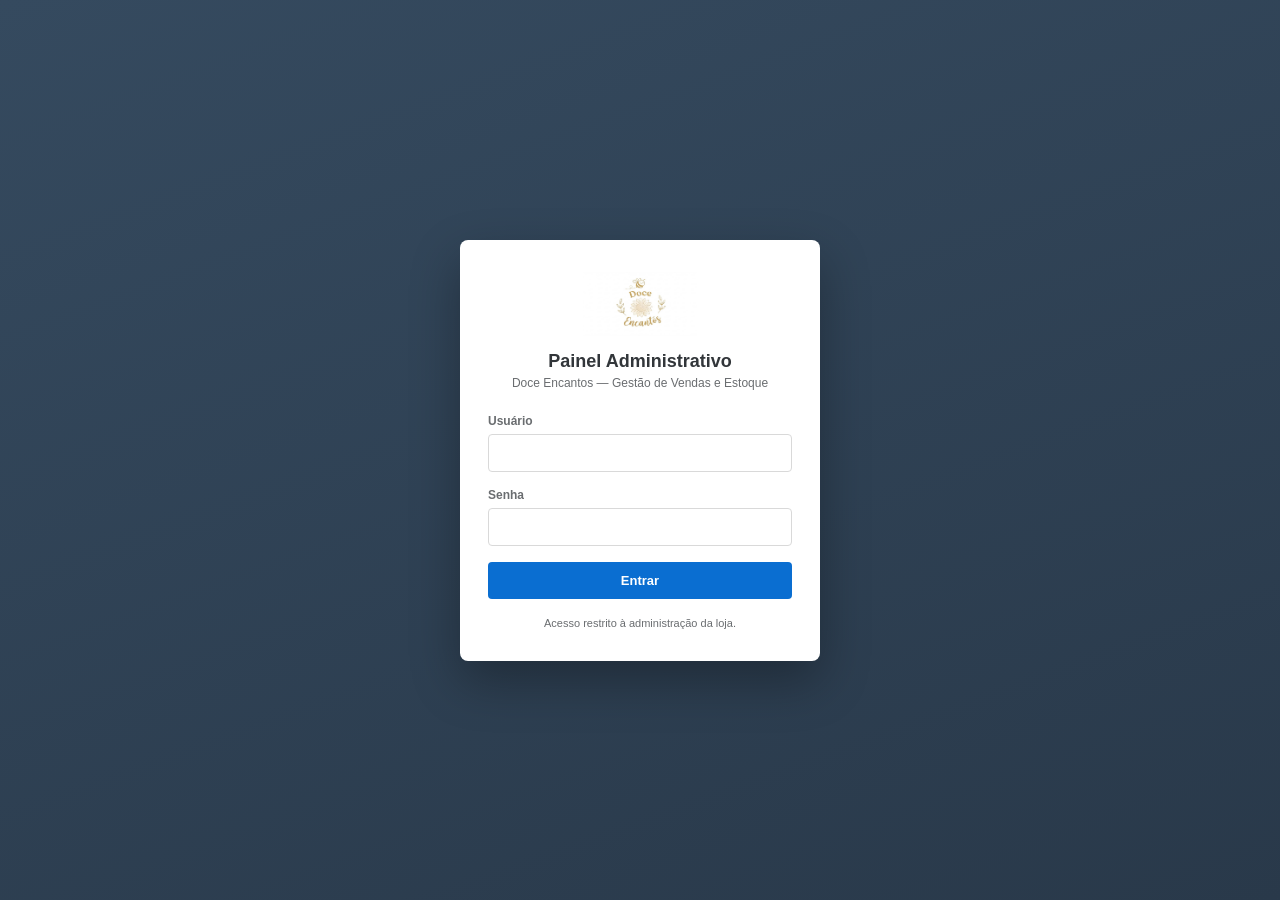
<file: admin/login.html>
<!DOCTYPE html>
<html lang="pt-BR">
<head>
<meta charset="UTF-8" />
<meta name="viewport" content="width=device-width, initial-scale=1.0" />
<meta http-equiv="Cache-Control" content="no-cache, no-store, must-revalidate" />
<meta http-equiv="Pragma" content="no-cache" />
<meta http-equiv="Expires" content="0" />
<title>Login - Painel Doce Encantos</title>
<link rel="icon" href="../assets/logo.png" />
<link rel="stylesheet" href="css/admin.css?v=20260905" />
</head>
<body>
  <div class="login-page">
    <div class="login-card">
      <img src="../assets/logo.png" alt="Doce Encantos" />
      <h1>Painel Administrativo</h1>
      <div class="subtitle">Doce Encantos &mdash; Gestão de Vendas e Estoque</div>

      <div class="login-error" id="loginError">Usuário ou senha inválidos.</div>

      <form id="loginForm">
        <label for="user">Usuário</label>
        <input type="text" id="user" autocomplete="username" required />

        <label for="pass">Senha</label>
        <input type="password" id="pass" autocomplete="current-password" required />

        <button type="submit" class="btn btn-primary">Entrar</button>
      </form>

      <div class="login-hint">Acesso restrito à administração da loja.</div>
    </div>
  </div>

  <script src="../js/data.js?v=20260905"></script>
  <script>
    var form = document.getElementById("loginForm");
    var errorBox = document.getElementById("loginError");

    // Se já estiver logado, vai direto pro dashboard
    if (DE.Auth.isLogged()) {
      window.location.href = "dashboard.html";
    }

    form.addEventListener("submit", function (e) {
      e.preventDefault();
      var user = document.getElementById("user").value.trim();
      var pass = document.getElementById("pass").value;
      if (DE.Auth.login(user, pass)) {
        window.location.href = "dashboard.html";
      } else {
        errorBox.classList.add("show");
      }
    });
  </script>
</body>
</html>
</file>
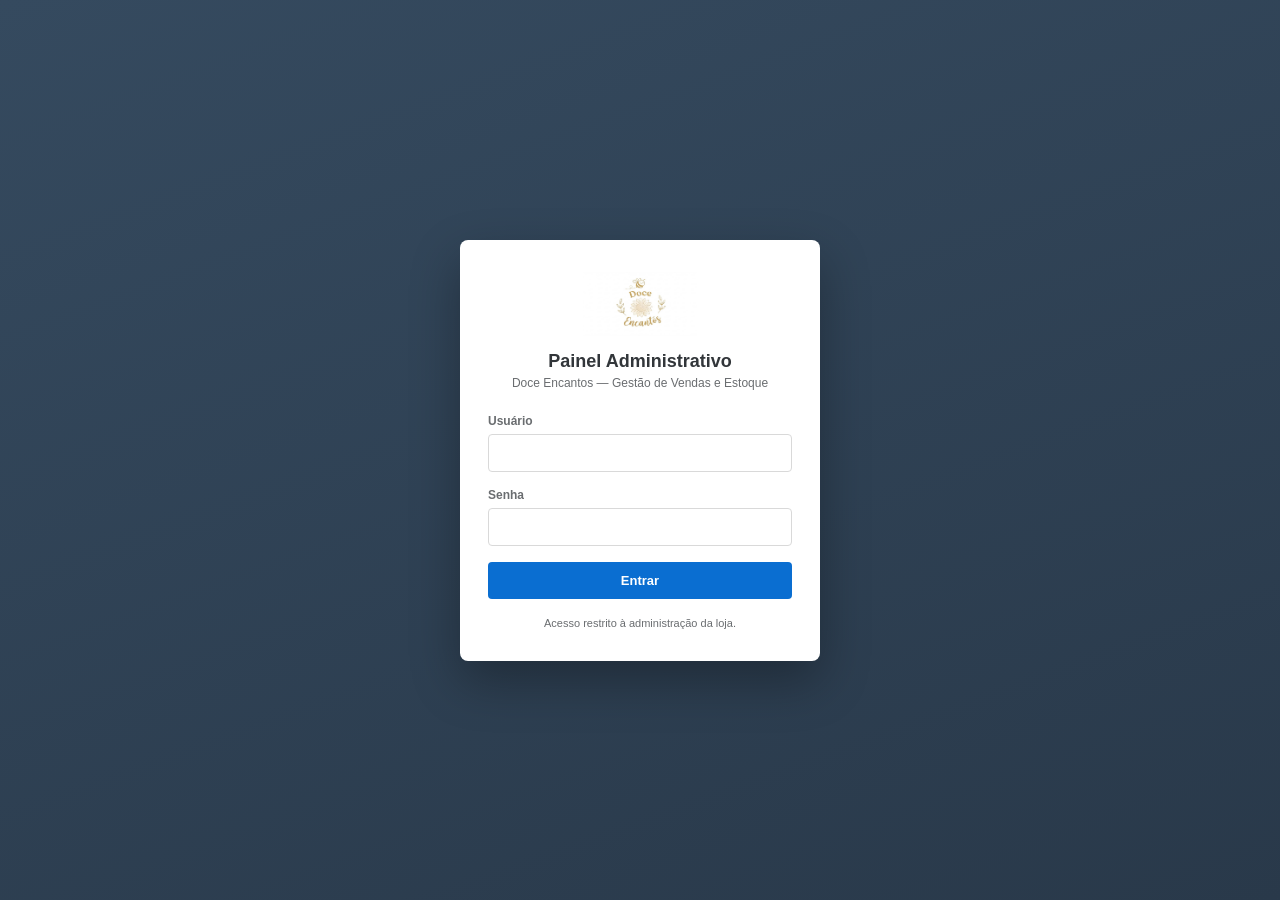
<file: admin/venda-manual.html>
<!DOCTYPE html>
<html lang="pt-BR">
<head>
<meta charset="UTF-8" />
<meta name="viewport" content="width=device-width, initial-scale=1.0" />
<meta http-equiv="Cache-Control" content="no-cache, no-store, must-revalidate" />
<meta http-equiv="Pragma" content="no-cache" />
<meta http-equiv="Expires" content="0" />
<title>Venda Manual - Painel Doce Encantos</title>
<link rel="icon" href="../assets/logo.png" />
<link rel="stylesheet" href="css/admin.css?v=20260905" />
</head>
<body>

  <header class="shell-bar">
    <div class="shell-left">
      <img src="../assets/logo.png" class="shell-logo" alt="logo" />
      <span class="shell-title">Doce Encantos | Painel Administrativo</span>
    </div>
    <div class="shell-right">
      <div class="shell-user"><div class="shell-avatar">LA</div><span>lalbuquerque</span></div>
      <button class="logout-btn" id="logoutBtn">Sair</button>
    </div>
  </header>

  <div class="app-layout">
    <nav class="side-nav">
      <a href="dashboard.html"><span class="nav-icon">🏠</span> Dashboard</a>
      <a href="vendas.html"><span class="nav-icon">🧾</span> Vendas</a>
      <a href="venda-manual.html" class="active"><span class="nav-icon">🧺</span> Venda manual</a>
      <a href="estoque.html"><span class="nav-icon">📦</span> Estoque</a>
      <a href="caixa.html"><span class="nav-icon">💰</span> Caixa</a>
      <a href="configuracoes.html"><span class="nav-icon">⚙️</span> Configurações</a>
      <a href="../index.html" target="_blank"><span class="nav-icon">🌐</span> Ver loja</a>
    </nav>

    <main class="main-content">
      <div class="breadcrumb">Início &rsaquo; Venda manual</div>
      <div class="page-header">
        <h1 class="page-title">Registrar venda presencial</h1>
      </div>
      <p style="color:var(--muted);font-size:13px;margin-top:-10px;margin-bottom:20px;max-width:640px;">
        Use esta tela para lançar vendas feitas fora do site — numa feira, na praça, de porta em porta.
        Ao registrar, o estoque dos produtos é baixado e o valor entra automaticamente no caixa como pago.
      </p>

      <div class="card">
        <div class="card-header">Itens vendidos</div>
        <div class="card-body">
          <div class="form-row" style="align-items:end;">
            <div class="form-group">
              <label>Produto</label>
              <select id="itemProduct"></select>
            </div>
            <div class="form-group" style="max-width:120px;">
              <label>Quantidade</label>
              <input type="number" id="itemQty" min="1" value="1" />
            </div>
            <div class="form-group" style="max-width:160px;">
              <button type="button" class="btn btn-primary" id="addItemBtn" style="width:100%;">+ Adicionar item</button>
            </div>
          </div>

          <table class="data-table" id="itemsTable" style="margin-top:10px;">
            <thead>
              <tr><th>Produto</th><th>Qtd.</th><th>Preço unit.</th><th>Subtotal</th><th></th></tr>
            </thead>
            <tbody></tbody>
          </table>

          <div style="text-align:right;font-size:18px;font-weight:700;margin-top:14px;">
            Total: <span id="saleTotal">R$ 0,00</span>
          </div>
        </div>
      </div>

      <div class="card">
        <div class="card-header">Detalhes da venda</div>
        <div class="card-body">
          <div class="form-row">
            <div class="form-group">
              <label>Cliente (opcional)</label>
              <input type="text" id="saleCustomerName" placeholder="Ex: cliente da feira, ou deixe em branco" />
            </div>
            <div class="form-group">
              <label>Forma de pagamento</label>
              <select id="salePayment">
                <option value="Dinheiro">Dinheiro</option>
                <option value="Pix">Pix</option>
                <option value="Cartão">Cartão</option>
              </select>
            </div>
          </div>
          <div class="form-group" style="margin-bottom:0;">
            <label>Local / observação (opcional)</label>
            <input type="text" id="saleNotes" placeholder="Ex: Feira da praça central - sábado" />
          </div>
        </div>
      </div>

      <button class="btn btn-primary" id="registerSaleBtn" style="padding:12px 28px;font-size:15px;">Registrar venda</button>
      <span id="savedMsg" style="display:none;color:var(--success);margin-left:12px;font-weight:600;">✓ Venda registrada e caixa atualizado!</span>

      <div class="card" style="margin-top:28px;">
        <div class="card-header">Últimas vendas presenciais</div>
        <div class="card-body" style="padding:0;">
          <table class="data-table" id="recentManualTable">
            <thead><tr><th>Pedido</th><th>Data</th><th>Itens</th><th>Pagamento</th><th>Total</th></tr></thead>
            <tbody></tbody>
          </table>
        </div>
      </div>
    </main>
  </div>

  <script src="../js/data.js?v=20260905"></script>
  <script src="js/admin.js?v=20260905"></script>
  <script>
    ADMIN.guard();
    ADMIN.wireShell();
    var fmt = DE.util.formatBRL;
    var saleItems = []; // [{productId, qty}]

    function populateProductSelect() {
      var select = document.getElementById("itemProduct");
      var products = DE.Products.all();
      select.innerHTML = products.map(function (p) {
        return '<option value="' + p.id + '">' + p.name + ' (estoque: ' + p.stock + ')</option>';
      }).join("") || '<option value="">Nenhum produto cadastrado</option>';
    }

    function qtyAlreadyAdded(productId) {
      var item = saleItems.find(function (i) { return i.productId === productId; });
      return item ? item.qty : 0;
    }

    document.getElementById("addItemBtn").addEventListener("click", function () {
      var productId = document.getElementById("itemProduct").value;
      var qty = parseInt(document.getElementById("itemQty").value, 10);
      if (!productId) { alert("Cadastre um produto em Estoque antes de registrar uma venda."); return; }
      if (!qty || qty <= 0) { alert("Informe uma quantidade válida."); return; }

      var product = DE.Products.get(productId);
      var totalRequested = qtyAlreadyAdded(productId) + qty;
      if (totalRequested > Number(product.stock)) {
        alert("Quantidade maior que o estoque disponível. Estoque atual de " + product.name + ": " + product.stock);
        return;
      }

      var existing = saleItems.find(function (i) { return i.productId === productId; });
      if (existing) {
        existing.qty += qty;
      } else {
        saleItems.push({ productId: productId, qty: qty });
      }
      document.getElementById("itemQty").value = "1";
      renderItems();
    });

    function saleLines() {
      return saleItems.map(function (i) {
        var product = DE.Products.get(i.productId);
        if (!product) return null;
        var unitPrice = DE.Products.unitPriceFor(product, i.qty);
        return { productId: i.productId, name: product.name, qty: i.qty, unitPrice: unitPrice, subtotal: unitPrice * i.qty };
      }).filter(Boolean);
    }

    function renderItems() {
      var lines = saleLines();
      var tbody = document.querySelector("#itemsTable tbody");
      if (lines.length === 0) {
        tbody.innerHTML = '<tr><td colspan="5" class="empty-state">Nenhum item adicionado ainda.</td></tr>';
      } else {
        tbody.innerHTML = lines.map(function (l) {
          return "<tr>" +
            "<td>" + l.name + "</td>" +
            "<td>" + l.qty + "</td>" +
            "<td>" + fmt(l.unitPrice) + "</td>" +
            "<td>" + fmt(l.subtotal) + "</td>" +
            '<td><button class="btn btn-danger btn-sm" data-id="' + l.productId + '">Remover</button></td>' +
          "</tr>";
        }).join("");
      }
      var total = lines.reduce(function (a, l) { return a + l.subtotal; }, 0);
      document.getElementById("saleTotal").textContent = fmt(total);
    }

    document.querySelector("#itemsTable tbody").addEventListener("click", function (e) {
      var btn = e.target.closest("button[data-id]");
      if (!btn) return;
      saleItems = saleItems.filter(function (i) { return i.productId !== btn.getAttribute("data-id"); });
      renderItems();
    });

    document.getElementById("registerSaleBtn").addEventListener("click", function () {
      var lines = saleLines();
      if (lines.length === 0) {
        alert("Adicione pelo menos um item para registrar a venda.");
        return;
      }

      var customerName = document.getElementById("saleCustomerName").value.trim() || "Venda balcão";
      var payment = document.getElementById("salePayment").value;
      var notes = document.getElementById("saleNotes").value.trim();
      var total = lines.reduce(function (a, l) { return a + l.subtotal; }, 0);

      var order = DE.Orders.create({
        customer: { name: customerName, phone: "", deliveryType: "retirada", address: "", notes: notes },
        payment: payment,
        channel: "presencial",
        items: lines.map(function (l) {
          return { productId: l.productId, name: l.name, qty: l.qty, unitPrice: l.unitPrice, subtotal: l.subtotal };
        }),
        deliveryFee: 0,
        total: total,
      });

      DE.Orders.updateStatus(order.id, DE.Orders.STATUS.PAGO);

      saleItems = [];
      renderItems();
      document.getElementById("saleCustomerName").value = "";
      document.getElementById("saleNotes").value = "";
      populateProductSelect();
      renderRecentManualSales();

      var msg = document.getElementById("savedMsg");
      msg.style.display = "inline";
      setTimeout(function () { msg.style.display = "none"; }, 3000);
    });

    function renderRecentManualSales() {
      var sales = DE.Orders.all().filter(function (o) { return o.channel === "presencial"; }).slice(0, 10);
      var tbody = document.querySelector("#recentManualTable tbody");
      if (sales.length === 0) {
        tbody.innerHTML = '<tr><td colspan="5" class="empty-state">Nenhuma venda presencial registrada ainda.</td></tr>';
        return;
      }
      tbody.innerHTML = sales.map(function (o) {
        var itemsSummary = o.items.map(function (i) { return i.qty + "x " + i.name; }).join(", ");
        return "<tr>" +
          "<td>#" + o.code + "</td>" +
          "<td>" + DE.util.formatDate(o.createdAt) + "</td>" +
          "<td>" + itemsSummary + "</td>" +
          "<td>" + o.payment + "</td>" +
          "<td>" + fmt(o.total) + "</td>" +
        "</tr>";
      }).join("");
    }

    populateProductSelect();
    renderItems();
    renderRecentManualSales();
  </script>
</body>
</html>
</file>
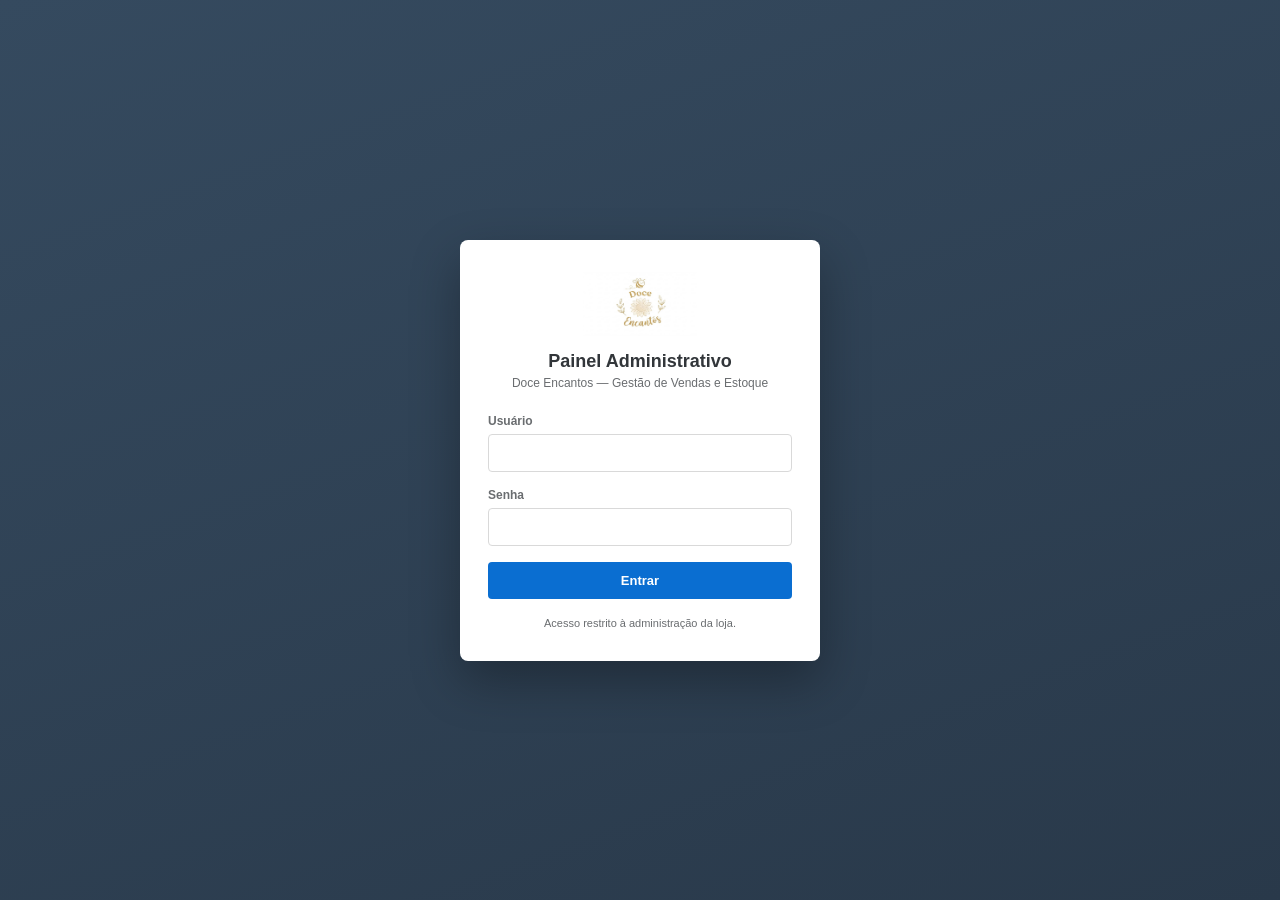
<file: admin/vendas.html>
<!DOCTYPE html>
<html lang="pt-BR">
<head>
<meta charset="UTF-8" />
<meta name="viewport" content="width=device-width, initial-scale=1.0" />
<meta http-equiv="Cache-Control" content="no-cache, no-store, must-revalidate" />
<meta http-equiv="Pragma" content="no-cache" />
<meta http-equiv="Expires" content="0" />
<title>Vendas - Painel Doce Encantos</title>
<link rel="icon" href="../assets/logo.png" />
<link rel="stylesheet" href="css/admin.css?v=20260905" />
</head>
<body>

  <header class="shell-bar">
    <div class="shell-left">
      <img src="../assets/logo.png" class="shell-logo" alt="logo" />
      <span class="shell-title">Doce Encantos | Painel Administrativo</span>
    </div>
    <div class="shell-right">
      <div class="shell-user"><div class="shell-avatar">LA</div><span>lalbuquerque</span></div>
      <button class="logout-btn" id="logoutBtn">Sair</button>
    </div>
  </header>

  <div class="app-layout">
    <nav class="side-nav">
      <a href="dashboard.html"><span class="nav-icon">🏠</span> Dashboard</a>
      <a href="vendas.html" class="active"><span class="nav-icon">🧾</span> Vendas</a>
      <a href="venda-manual.html"><span class="nav-icon">🧺</span> Venda manual</a>
      <a href="estoque.html"><span class="nav-icon">📦</span> Estoque</a>
      <a href="caixa.html"><span class="nav-icon">💰</span> Caixa</a>
      <a href="configuracoes.html"><span class="nav-icon">⚙️</span> Configurações</a>
      <a href="../index.html" target="_blank"><span class="nav-icon">🌐</span> Ver loja</a>
    </nav>

    <main class="main-content">
      <div class="breadcrumb">Início &rsaquo; Vendas</div>
      <div class="page-header">
        <h1 class="page-title">Pedidos / Vendas</h1>
      </div>

      <div class="toolbar">
        <input type="text" id="searchInput" placeholder="Buscar por cliente ou nº do pedido..." style="min-width:240px;" />
        <select id="statusFilter">
          <option value="">Todos os status</option>
          <option value="Pendente">Pendente</option>
          <option value="Pago">Pago</option>
          <option value="Entregue">Entregue</option>
          <option value="Cancelado">Cancelado</option>
        </select>
        <select id="channelFilter">
          <option value="">Todos os canais</option>
          <option value="site">🌐 Site</option>
          <option value="presencial">🧺 Presencial</option>
        </select>
        <div class="spacer"></div>
        <span id="resultCount" style="color:var(--muted);font-size:12.5px;"></span>
      </div>

      <div class="card">
        <div class="card-body" style="padding:0;">
          <table class="data-table" id="ordersTable">
            <thead>
              <tr>
                <th>Pedido</th><th>Canal</th><th>Data</th><th>Cliente</th><th>WhatsApp</th>
                <th>Itens</th><th>Entrega</th><th>Pagamento</th><th>Total</th><th>Status</th><th>Ações</th>
              </tr>
            </thead>
            <tbody></tbody>
          </table>
        </div>
      </div>
    </main>
  </div>

  <!-- Modal detalhes do pedido -->
  <div id="orderModalOverlay" style="position:fixed;inset:0;background:rgba(0,0,0,.4);display:none;align-items:center;justify-content:center;z-index:100;">
    <div class="card" style="width:460px;max-width:92vw;margin:0;">
      <div class="card-header">
        <span>Detalhes do pedido</span>
        <button class="btn btn-secondary btn-sm" id="closeOrderModal">✕</button>
      </div>
      <div class="card-body" id="orderModalBody"></div>
    </div>
  </div>

  <script src="../js/data.js?v=20260905"></script>
  <script src="js/admin.js?v=20260905"></script>
  <script>
    ADMIN.guard();
    ADMIN.wireShell();
    var fmt = DE.util.formatBRL;

    function filteredOrders() {
      var search = document.getElementById("searchInput").value.trim().toLowerCase();
      var status = document.getElementById("statusFilter").value;
      var channel = document.getElementById("channelFilter").value;
      return DE.Orders.all().filter(function (o) {
        var matchesSearch = !search ||
          o.customer.name.toLowerCase().indexOf(search) >= 0 ||
          o.code.toLowerCase().indexOf(search) >= 0;
        var matchesStatus = !status || o.status === status;
        var orderChannel = o.channel === "presencial" ? "presencial" : "site";
        var matchesChannel = !channel || orderChannel === channel;
        return matchesSearch && matchesStatus && matchesChannel;
      });
    }

    function render() {
      var orders = filteredOrders();
      document.getElementById("resultCount").textContent = orders.length + " pedido(s)";
      var tbody = document.querySelector("#ordersTable tbody");

      if (orders.length === 0) {
        tbody.innerHTML = '<tr><td colspan="11" class="empty-state">Nenhum pedido encontrado.</td></tr>';
        return;
      }

      tbody.innerHTML = orders.map(function (o) {
        var itemsSummary = o.items.map(function (i) { return i.qty + "x " + i.name; }).join(", ");
        var channelBadge = o.channel === "presencial" ? "🧺 Presencial" : "🌐 Site";
        return "<tr>" +
          "<td>#" + o.code + "</td>" +
          "<td>" + channelBadge + "</td>" +
          "<td>" + DE.util.formatDate(o.createdAt) + "</td>" +
          "<td>" + o.customer.name + "</td>" +
          "<td>" + o.customer.phone + "</td>" +
          "<td>" + itemsSummary + "</td>" +
          "<td>" + (o.customer.deliveryType === "entrega" ? "Entrega" : "Retirada") + "</td>" +
          "<td>" + o.payment + "</td>" +
          "<td>" + fmt(o.total) + "</td>" +
          "<td>" + ADMIN.statusBadge(o.status) + "</td>" +
          "<td>" +
            '<button class="btn btn-secondary btn-sm" data-action="view" data-id="' + o.id + '">Ver</button> ' +
            (o.status === "Pendente" ? '<button class="btn btn-success btn-sm" data-action="pay" data-id="' + o.id + '">Marcar pago</button> ' : "") +
            (o.status === "Pago" ? '<button class="btn btn-success btn-sm" data-action="deliver" data-id="' + o.id + '">Marcar entregue</button> ' : "") +
            (o.status !== "Cancelado" && o.status !== "Entregue" ? '<button class="btn btn-danger btn-sm" data-action="cancel" data-id="' + o.id + '">Cancelar</button>' : "") +
          "</td>" +
        "</tr>";
      }).join("");
    }

    function showOrderDetails(order) {
      var body = document.getElementById("orderModalBody");
      var itemsHtml = order.items.map(function (i) {
        return '<div style="display:flex;justify-content:space-between;margin-bottom:4px;"><span>' + i.qty + "x " + i.name + '</span><span>' + fmt(i.subtotal) + "</span></div>";
      }).join("");
      body.innerHTML =
        "<p><strong>Pedido:</strong> #" + order.code + "</p>" +
        "<p><strong>Data:</strong> " + DE.util.formatDate(order.createdAt) + "</p>" +
        "<p><strong>Cliente:</strong> " + order.customer.name + (order.customer.phone ? " (" + order.customer.phone + ")" : "") + "</p>" +
        "<p><strong>Entrega:</strong> " + (order.customer.deliveryType === "entrega" ? "Entrega - " + order.customer.address : "Retirada no local") + "</p>" +
        (order.customer.notes ? "<p><strong>Observações:</strong> " + order.customer.notes + "</p>" : "") +
        "<hr/>" + itemsHtml + "<hr/>" +
        (order.deliveryFee ? '<div style="display:flex;justify-content:space-between;"><span>Taxa de entrega</span><span>' + fmt(order.deliveryFee) + "</span></div>" : "") +
        '<div style="display:flex;justify-content:space-between;font-weight:700;font-size:15px;margin-top:6px;"><span>Total</span><span>' + fmt(order.total) + "</span></div>" +
        "<p style='margin-top:10px;'><strong>Pagamento:</strong> " + order.payment + " &nbsp; " + ADMIN.statusBadge(order.status) + "</p>";
      document.getElementById("orderModalOverlay").style.display = "flex";
    }

    document.querySelector("#ordersTable tbody").addEventListener("click", function (e) {
      var btn = e.target.closest("button[data-action]");
      if (!btn) return;
      var id = btn.getAttribute("data-id");
      var action = btn.getAttribute("data-action");
      var order = DE.Orders.get(id);

      if (action === "view") {
        showOrderDetails(order);
      } else if (action === "pay") {
        DE.Orders.updateStatus(id, DE.Orders.STATUS.PAGO);
        render();
      } else if (action === "deliver") {
        DE.Orders.updateStatus(id, DE.Orders.STATUS.ENTREGUE);
        render();
      } else if (action === "cancel") {
        if (confirm("Cancelar este pedido? O estoque será devolvido se ainda não estiver pago.")) {
          DE.Orders.updateStatus(id, DE.Orders.STATUS.CANCELADO);
          render();
        }
      }
    });

    document.getElementById("closeOrderModal").addEventListener("click", function () {
      document.getElementById("orderModalOverlay").style.display = "none";
    });

    document.getElementById("searchInput").addEventListener("input", render);
    document.getElementById("statusFilter").addEventListener("change", render);
    document.getElementById("channelFilter").addEventListener("change", render);

    render();
  </script>
</body>
</html>
</file>
<file: css/style.css>
/* =========================================================================
   Doce Encantos - Estilo da loja
   Paleta inspirada na logo: dourado/mostarda + creme
   ========================================================================= */

:root {
  --gold: #b6862c;
  --gold-dark: #8a6420;
  --gold-light: #e8c988;
  --cream: #fffaf0;
  --cream-dark: #fbf1dd;
  --text: #3a2e1c;
  --muted: #7a6a4f;
  --danger: #c0392b;
  --success: #2e7d32;
  --radius: 14px;
  --shadow: 0 4px 16px rgba(138, 100, 32, 0.15);
  font-family: 'Segoe UI', Roboto, Helvetica, Arial, sans-serif;
}

* { box-sizing: border-box; }

body {
  margin: 0;
  background: var(--cream);
  color: var(--text);
  line-height: 1.5;
}

.container {
  max-width: 1120px;
  margin: 0 auto;
  padding: 0 20px;
}

h1, h2, h3, h4 { margin: 0 0 0.5em; }

a { color: var(--gold-dark); text-decoration: none; }

.btn {
  display: inline-block;
  padding: 12px 22px;
  border-radius: 999px;
  border: none;
  font-size: 15px;
  font-weight: 600;
  cursor: pointer;
  transition: transform 0.15s ease, box-shadow 0.15s ease, background 0.15s ease;
  text-align: center;
}
.btn:active { transform: scale(0.97); }

.btn-primary {
  background: var(--gold);
  color: #fff;
  box-shadow: var(--shadow);
}
.btn-primary:hover { background: var(--gold-dark); }

.btn-outline {
  background: transparent;
  border: 2px solid var(--gold);
  color: var(--gold-dark);
}
.btn-outline:hover { background: var(--gold-light); }

.btn-block { width: 100%; margin-top: 10px; }

/* ---------------------------- HEADER ---------------------------- */
.site-header {
  background: #fff;
  box-shadow: 0 2px 8px rgba(0,0,0,0.06);
  position: sticky;
  top: 0;
  z-index: 50;
}
.header-inner {
  display: flex;
  align-items: center;
  justify-content: space-between;
  padding-top: 8px;
  padding-bottom: 8px;
}
.brand-logo { height: 56px; display: block; }
.header-nav { display: flex; gap: 24px; }
.header-nav a { font-weight: 600; color: var(--text); }
.header-nav a:hover { color: var(--gold-dark); }

.cart-btn {
  background: var(--gold-light);
  border: none;
  border-radius: 999px;
  padding: 10px 16px;
  font-size: 16px;
  cursor: pointer;
  font-weight: 700;
  color: var(--gold-dark);
}
.cart-btn:hover { background: var(--gold); color: #fff; }

/* ---------------------------- HERO ---------------------------- */
.hero {
  background: linear-gradient(135deg, var(--cream-dark), var(--cream));
  padding: 56px 0;
  text-align: center;
}
.hero-text h1 { font-size: 2.1rem; max-width: 700px; margin: 0 auto 16px; }
.hero-text p { max-width: 600px; margin: 0 auto 24px; color: var(--muted); font-size: 1.05rem; }

.promo-bar {
  background: var(--gold);
  color: #fff;
  text-align: center;
  padding: 12px;
  font-size: 0.95rem;
}

/* ---------------------------- SECTIONS ---------------------------- */
.section { padding: 48px 0; }
.section-title { text-align: center; font-size: 1.6rem; margin-bottom: 32px; }

.product-grid {
  display: grid;
  grid-template-columns: repeat(auto-fit, minmax(260px, 1fr));
  gap: 24px;
}

.product-card {
  background: #fff;
  border-radius: var(--radius);
  box-shadow: var(--shadow);
  padding: 20px;
  text-align: center;
  display: flex;
  flex-direction: column;
}

.product-media {
  width: 120px;
  height: 120px;
  margin: 0 auto 16px;
  border-radius: 50%;
  background: radial-gradient(circle at 35% 30%, #e6c07a, #a5732a 75%);
  display: flex;
  align-items: center;
  justify-content: center;
  font-size: 42px;
  box-shadow: inset 0 -6px 10px rgba(0,0,0,0.15);
  overflow: hidden;
}
.product-media.has-photo {
  background: var(--cream-dark);
  box-shadow: 0 2px 8px rgba(138, 100, 32, 0.2);
}
.product-media.has-photo img {
  width: 100%;
  height: 100%;
  object-fit: cover;
}

.product-card h3 { font-size: 1.15rem; }
.product-card .desc { color: var(--muted); font-size: 0.9rem; min-height: 40px; }

.price-block { margin: 12px 0; }
.price-normal { font-size: 1rem; color: var(--muted); }
.price-promo { font-size: 1.4rem; font-weight: 800; color: var(--gold-dark); }
.price-promo small { font-size: 0.75rem; font-weight: 500; color: var(--muted); }

.stock-tag { font-size: 0.8rem; margin-bottom: 10px; }
.stock-tag.low { color: var(--danger); font-weight: 700; }
.stock-tag.out { color: var(--danger); font-weight: 700; }

.qty-selector {
  display: flex;
  align-items: center;
  justify-content: center;
  gap: 12px;
  margin: 10px 0;
}
.qty-selector button {
  width: 32px; height: 32px;
  border-radius: 50%;
  border: 1px solid var(--gold);
  background: #fff;
  color: var(--gold-dark);
  font-size: 18px;
  cursor: pointer;
  line-height: 1;
}
.qty-selector button:hover { background: var(--gold-light); }
.qty-selector span { min-width: 24px; font-weight: 700; }

.how-it-works .steps {
  display: grid;
  grid-template-columns: repeat(auto-fit, minmax(200px, 1fr));
  gap: 20px;
}
.step {
  background: #fff;
  border-radius: var(--radius);
  padding: 20px;
  text-align: center;
  box-shadow: var(--shadow);
}
.step-num {
  width: 32px; height: 32px;
  border-radius: 50%;
  background: var(--gold);
  color: #fff;
  display: flex; align-items: center; justify-content: center;
  margin: 0 auto 12px;
  font-weight: 700;
}

/* ---------------------------- CART DRAWER ---------------------------- */
.overlay, .modal-overlay {
  position: fixed;
  inset: 0;
  background: rgba(0,0,0,0.4);
  display: none;
  z-index: 90;
}
.overlay.show, .modal-overlay.show { display: block; }

.cart-drawer {
  position: fixed;
  top: 0; right: -420px;
  width: 380px; max-width: 92vw;
  height: 100%;
  background: #fff;
  z-index: 100;
  display: flex;
  flex-direction: column;
  box-shadow: -6px 0 24px rgba(0,0,0,0.2);
  transition: right 0.25s ease;
}
.cart-drawer.open { right: 0; }

.cart-header, .modal-header {
  display: flex;
  align-items: center;
  justify-content: space-between;
  padding: 18px 20px;
  border-bottom: 1px solid #eee;
}
.icon-btn {
  background: none; border: none; font-size: 18px; cursor: pointer; color: var(--muted);
}

.cart-items { flex: 1; overflow-y: auto; padding: 16px 20px; }
.empty-msg { color: var(--muted); text-align: center; margin-top: 40px; }

.cart-item {
  display: flex;
  gap: 12px;
  align-items: center;
  padding: 12px 0;
  border-bottom: 1px solid #f2f2f2;
}
.cart-item-icon {
  width: 48px; height: 48px; border-radius: 50%;
  background: radial-gradient(circle at 35% 30%, #e6c07a, #a5732a 75%);
  flex-shrink: 0;
  overflow: hidden;
}
.cart-item-icon.has-photo { background: var(--cream-dark); }
.cart-item-icon.has-photo img { width: 100%; height: 100%; object-fit: cover; }
.cart-item-info { flex: 1; }
.cart-item-info .name { font-weight: 700; font-size: 0.95rem; }
.cart-item-info .unit-price { font-size: 0.8rem; color: var(--muted); }
.cart-item-actions { display: flex; align-items: center; gap: 8px; }
.cart-item-actions button {
  width: 26px; height: 26px; border-radius: 50%;
  border: 1px solid #ddd; background: #fff; cursor: pointer;
}
.remove-item-btn { color: var(--danger); border: none; background: none; font-size: 16px; cursor: pointer; margin-left: 6px; }

.cart-footer { padding: 16px 20px 20px; border-top: 1px solid #eee; }
.cart-line { display: flex; justify-content: space-between; margin-bottom: 6px; font-size: 0.95rem; }
.cart-total { font-size: 1.1rem; margin-top: 6px; }

/* ---------------------------- MODALS ---------------------------- */
.modal-overlay { display: none; align-items: center; justify-content: center; }
.modal-overlay.show { display: flex; }
.modal {
  background: #fff;
  border-radius: var(--radius);
  width: 480px;
  max-width: 92vw;
  max-height: 90vh;
  overflow-y: auto;
  box-shadow: 0 10px 40px rgba(0,0,0,0.25);
}
.modal-body { padding: 20px; }
.modal-footer {
  display: flex; gap: 10px; padding: 16px 20px; border-top: 1px solid #eee;
}
.modal-footer .btn { flex: 1; }

.checkout-step { margin-bottom: 24px; }
.checkout-step h4 { color: var(--gold-dark); border-bottom: 2px solid var(--gold-light); padding-bottom: 6px; }

label { display: block; font-size: 0.85rem; font-weight: 600; color: var(--muted); margin-bottom: 12px; }
input[type="text"], input[type="tel"], select, textarea {
  width: 100%;
  margin-top: 4px;
  padding: 10px 12px;
  border: 1px solid #ddd;
  border-radius: 8px;
  font-size: 0.95rem;
  font-family: inherit;
}
textarea { resize: vertical; min-height: 60px; }

.payment-options { display: flex; flex-direction: column; gap: 8px; }
.payment-option {
  display: flex; align-items: center; gap: 10px;
  border: 1px solid #ddd; border-radius: 8px; padding: 10px 12px;
  font-weight: 500; color: var(--text); cursor: pointer;
}
.payment-option input { margin: 0; }
.pix-info {
  background: var(--cream-dark);
  border-radius: 8px;
  padding: 10px 12px;
  font-size: 0.85rem;
  margin-top: 10px;
  color: var(--muted);
}

#summaryItems .summary-row {
  display: flex; justify-content: space-between; font-size: 0.9rem; margin-bottom: 6px;
}

.success-modal { text-align: center; padding: 32px 24px; }
.success-icon { font-size: 48px; }

/* ---------------------------- FOOTER ---------------------------- */
.site-footer { background: var(--cream-dark); margin-top: 40px; padding: 28px 0; }
.footer-inner { display: flex; flex-direction: column; align-items: center; gap: 8px; text-align: center; }
.footer-logo { height: 40px; opacity: 0.85; }
.admin-link { font-size: 0.8rem; color: var(--muted); }
.admin-link:hover { color: var(--gold-dark); }

/* ---------------------------- ACOMPANHAR PEDIDO ---------------------------- */
.tracking-card {
  background: #fff;
  border-radius: var(--radius);
  box-shadow: var(--shadow);
  padding: 24px;
  margin-bottom: 20px;
}
.tracking-card label { margin-bottom: 14px; }
.tracking-error {
  color: var(--danger);
  background: #fdecea;
  border-radius: 8px;
  padding: 12px 14px;
  font-size: 0.9rem;
  margin-top: 14px;
}
.tracking-header {
  display: flex;
  align-items: center;
  justify-content: space-between;
  margin-bottom: 8px;
}
.cancelled-badge {
  background: #fdecea;
  color: var(--danger);
  font-weight: 700;
  font-size: 0.8rem;
  padding: 6px 14px;
  border-radius: 999px;
}

.timeline { display: flex; align-items: flex-start; margin-top: 20px; }
.timeline-step { display: flex; flex-direction: column; align-items: center; flex: 0 0 auto; width: 110px; text-align: center; }
.timeline-connector { flex: 1; height: 3px; background: #eee; margin-top: 17px; }
.timeline-dot {
  width: 36px; height: 36px; border-radius: 50%;
  display: flex; align-items: center; justify-content: center;
  background: #eee; color: var(--muted);
  font-weight: 700; font-size: 15px;
  margin-bottom: 8px;
}
.timeline-step.done .timeline-dot { background: var(--gold); color: #fff; }
.timeline-step.current .timeline-dot { background: var(--gold-dark); color: #fff; box-shadow: 0 0 0 4px var(--gold-light); }
.timeline-label { font-size: 0.8rem; font-weight: 600; color: var(--text); }
.timeline-date { font-size: 0.7rem; color: var(--muted); font-weight: 400; margin-top: 2px; }

@media (max-width: 640px) {
  .header-nav { display: none; }
  .hero-text h1 { font-size: 1.6rem; }
  .timeline-step { width: 80px; }
  .timeline-label { font-size: 0.7rem; }
}
</file>
<file: admin/css/admin.css>
/* =========================================================================
   Doce Encantos - Painel administrativo
   Estilo inspirado no SAP Fiori (azul Fiori, tiles, tabelas densas)
   ========================================================================= */

:root {
  --fiori-blue: #0a6ed1;
  --fiori-blue-dark: #085caf;
  --fiori-shell: #354a5f;
  --fiori-shell-dark: #29394a;
  --bg: #f5f6f7;
  --card-bg: #ffffff;
  --border: #d9d9d9;
  --text: #32363a;
  --muted: #6a6d70;
  --success: #107e3e;
  --success-bg: #e5f5ea;
  --warning: #e9730c;
  --warning-bg: #fef3e6;
  --danger: #bb0000;
  --danger-bg: #fbeaea;
  font-family: "72", "Segoe UI", Arial, sans-serif;
}

* { box-sizing: border-box; }

html, body {
  margin: 0;
  background: var(--bg);
  color: var(--text);
  font-size: 14px;
}

a { color: var(--fiori-blue); text-decoration: none; }

/* ---------------------------- SHELL BAR (topo) ---------------------------- */
.shell-bar {
  background: var(--fiori-shell);
  color: #fff;
  display: flex;
  align-items: center;
  justify-content: space-between;
  padding: 0 16px;
  height: 48px;
  position: sticky;
  top: 0;
  z-index: 40;
}
.shell-left { display: flex; align-items: center; gap: 12px; }
.shell-logo { height: 28px; border-radius: 4px; background: #fff; padding: 2px; }
.shell-title { font-weight: 600; font-size: 15px; letter-spacing: 0.3px; }
.shell-right { display: flex; align-items: center; gap: 16px; font-size: 13px; }
.shell-user { display: flex; align-items: center; gap: 8px; }
.shell-avatar {
  width: 26px; height: 26px; border-radius: 50%;
  background: var(--fiori-blue);
  display: flex; align-items: center; justify-content: center;
  font-weight: 700; font-size: 12px;
}
.logout-btn {
  background: transparent;
  border: 1px solid rgba(255,255,255,0.4);
  color: #fff;
  padding: 5px 12px;
  border-radius: 4px;
  cursor: pointer;
  font-size: 12px;
}
.logout-btn:hover { background: rgba(255,255,255,0.15); }

/* ---------------------------- LAYOUT ---------------------------- */
.app-layout { display: flex; min-height: calc(100vh - 48px); }

.side-nav {
  width: 220px;
  background: #fff;
  border-right: 1px solid var(--border);
  padding: 12px 0;
  flex-shrink: 0;
}
.side-nav a {
  display: flex;
  align-items: center;
  gap: 10px;
  padding: 11px 20px;
  color: var(--text);
  font-size: 13.5px;
  font-weight: 500;
  border-left: 3px solid transparent;
}
.side-nav a:hover { background: #f0f4f8; }
.side-nav a.active {
  background: #e8f1fb;
  border-left-color: var(--fiori-blue);
  color: var(--fiori-blue-dark);
  font-weight: 700;
}
.nav-icon { font-size: 16px; width: 20px; text-align: center; }

.main-content { flex: 1; padding: 20px 28px; overflow-x: auto; }

.page-header {
  display: flex;
  align-items: center;
  justify-content: space-between;
  margin-bottom: 20px;
  flex-wrap: wrap;
  gap: 10px;
}
.page-title { font-size: 20px; font-weight: 600; margin: 0; }
.breadcrumb { font-size: 12px; color: var(--muted); margin-bottom: 4px; }

/* ---------------------------- TILES (dashboard) ---------------------------- */
.tile-grid {
  display: grid;
  grid-template-columns: repeat(auto-fit, minmax(220px, 1fr));
  gap: 16px;
  margin-bottom: 28px;
}
.tile {
  background: var(--card-bg);
  border: 1px solid var(--border);
  border-radius: 6px;
  padding: 18px;
  border-top: 3px solid var(--fiori-blue);
}
.tile .tile-label { font-size: 12px; color: var(--muted); text-transform: uppercase; letter-spacing: 0.4px; }
.tile .tile-value { font-size: 28px; font-weight: 700; margin: 6px 0 2px; }
.tile .tile-sub { font-size: 12px; color: var(--muted); }
.tile.tile-success { border-top-color: var(--success); }
.tile.tile-warning { border-top-color: var(--warning); }
.tile.tile-danger { border-top-color: var(--danger); }

/* ---------------------------- CARDS ---------------------------- */
.card {
  background: var(--card-bg);
  border: 1px solid var(--border);
  border-radius: 6px;
  margin-bottom: 20px;
}
.card-header {
  padding: 14px 18px;
  border-bottom: 1px solid var(--border);
  font-weight: 700;
  font-size: 14.5px;
  display: flex;
  align-items: center;
  justify-content: space-between;
}
.card-body { padding: 18px; }

/* ---------------------------- TABLE ---------------------------- */
.data-table { width: 100%; border-collapse: collapse; font-size: 13px; }
.data-table th {
  text-align: left;
  background: #fafafa;
  border-bottom: 2px solid var(--border);
  padding: 10px 12px;
  font-weight: 700;
  color: var(--muted);
  text-transform: uppercase;
  font-size: 11px;
  letter-spacing: 0.3px;
}
.data-table td {
  padding: 10px 12px;
  border-bottom: 1px solid #eee;
}
.data-table tbody tr:hover { background: #f5f9fd; }

.badge {
  display: inline-block;
  padding: 3px 10px;
  border-radius: 10px;
  font-size: 11px;
  font-weight: 700;
}
.badge-success { background: var(--success-bg); color: var(--success); }
.badge-warning { background: var(--warning-bg); color: var(--warning); }
.badge-danger { background: var(--danger-bg); color: var(--danger); }
.badge-neutral { background: #eef0f2; color: var(--muted); }
.badge-info { background: #e5f0fb; color: var(--fiori-blue-dark); }

/* ---------------------------- FORMS ---------------------------- */
.form-row { display: grid; grid-template-columns: repeat(auto-fit, minmax(180px, 1fr)); gap: 14px; margin-bottom: 14px; }
.form-group label { display: block; font-size: 12px; font-weight: 700; color: var(--muted); margin-bottom: 5px; }
.form-group input, .form-group select, .form-group textarea {
  width: 100%;
  padding: 8px 10px;
  border: 1px solid var(--border);
  border-radius: 4px;
  font-size: 13.5px;
  font-family: inherit;
}
.form-group input:focus, .form-group select:focus, .form-group textarea:focus {
  outline: none;
  border-color: var(--fiori-blue);
  box-shadow: 0 0 0 2px rgba(10,110,209,0.15);
}
.checkbox-row { display: flex; align-items: center; gap: 8px; }
.checkbox-row input { width: auto; }

/* ---------------------------- BUTTONS ---------------------------- */
.btn {
  display: inline-flex;
  align-items: center;
  gap: 6px;
  padding: 8px 16px;
  border-radius: 4px;
  border: 1px solid transparent;
  font-size: 13px;
  font-weight: 600;
  cursor: pointer;
}
.btn-primary { background: var(--fiori-blue); color: #fff; }
.btn-primary:hover { background: var(--fiori-blue-dark); }
.btn-secondary { background: #fff; border-color: var(--border); color: var(--text); }
.btn-secondary:hover { background: #f0f0f0; }
.btn-danger { background: #fff; border-color: var(--danger); color: var(--danger); }
.btn-danger:hover { background: var(--danger-bg); }
.btn-success { background: var(--success); color: #fff; }
.btn-success:hover { opacity: 0.9; }
.btn-sm { padding: 5px 10px; font-size: 12px; }

.toolbar { display: flex; gap: 10px; align-items: center; flex-wrap: wrap; margin-bottom: 16px; }
.toolbar input, .toolbar select { padding: 8px 10px; border: 1px solid var(--border); border-radius: 4px; font-size: 13px; }
.spacer { flex: 1; }

.empty-state { text-align: center; padding: 40px 20px; color: var(--muted); }

/* ---------------------------- CHART (barras simples via CSS) ---------------------------- */
.bar-chart { display: flex; align-items: flex-end; gap: 8px; height: 160px; padding-top: 10px; }
.bar-chart .bar-wrap { flex: 1; display: flex; flex-direction: column; align-items: center; justify-content: flex-end; height: 100%; }
.bar-chart .bar {
  width: 100%;
  max-width: 36px;
  background: var(--fiori-blue);
  border-radius: 3px 3px 0 0;
  min-height: 2px;
}
.bar-chart .bar-value { font-size: 10px; color: var(--muted); margin-bottom: 4px; }
.bar-chart .bar-label { font-size: 10px; color: var(--muted); margin-top: 6px; text-align: center; }

/* ---------------------------- LOGIN ---------------------------- */
.login-page {
  min-height: 100vh;
  display: flex;
  align-items: center;
  justify-content: center;
  background: linear-gradient(160deg, var(--fiori-shell) 0%, var(--fiori-shell-dark) 100%);
}
.login-card {
  background: #fff;
  border-radius: 8px;
  width: 360px;
  max-width: 90vw;
  padding: 32px 28px;
  box-shadow: 0 20px 50px rgba(0,0,0,0.3);
  text-align: center;
}
.login-card img { height: 64px; margin-bottom: 12px; }
.login-card h1 { font-size: 18px; margin: 0 0 4px; }
.login-card .subtitle { font-size: 12px; color: var(--muted); margin-bottom: 24px; }
.login-card label { display: block; text-align: left; font-size: 12px; font-weight: 700; color: var(--muted); margin-bottom: 6px; }
.login-card input {
  width: 100%; padding: 10px 12px; margin-bottom: 16px;
  border: 1px solid var(--border); border-radius: 4px; font-size: 14px;
}
.login-card .btn { width: 100%; justify-content: center; padding: 10px; }
.login-error { color: var(--danger); font-size: 12.5px; margin-bottom: 12px; display: none; }
.login-error.show { display: block; }
.login-hint { margin-top: 18px; font-size: 11px; color: var(--muted); }

@media (max-width: 800px) {
  .side-nav { display: none; }
  .main-content { padding: 16px; }
}
</file>
